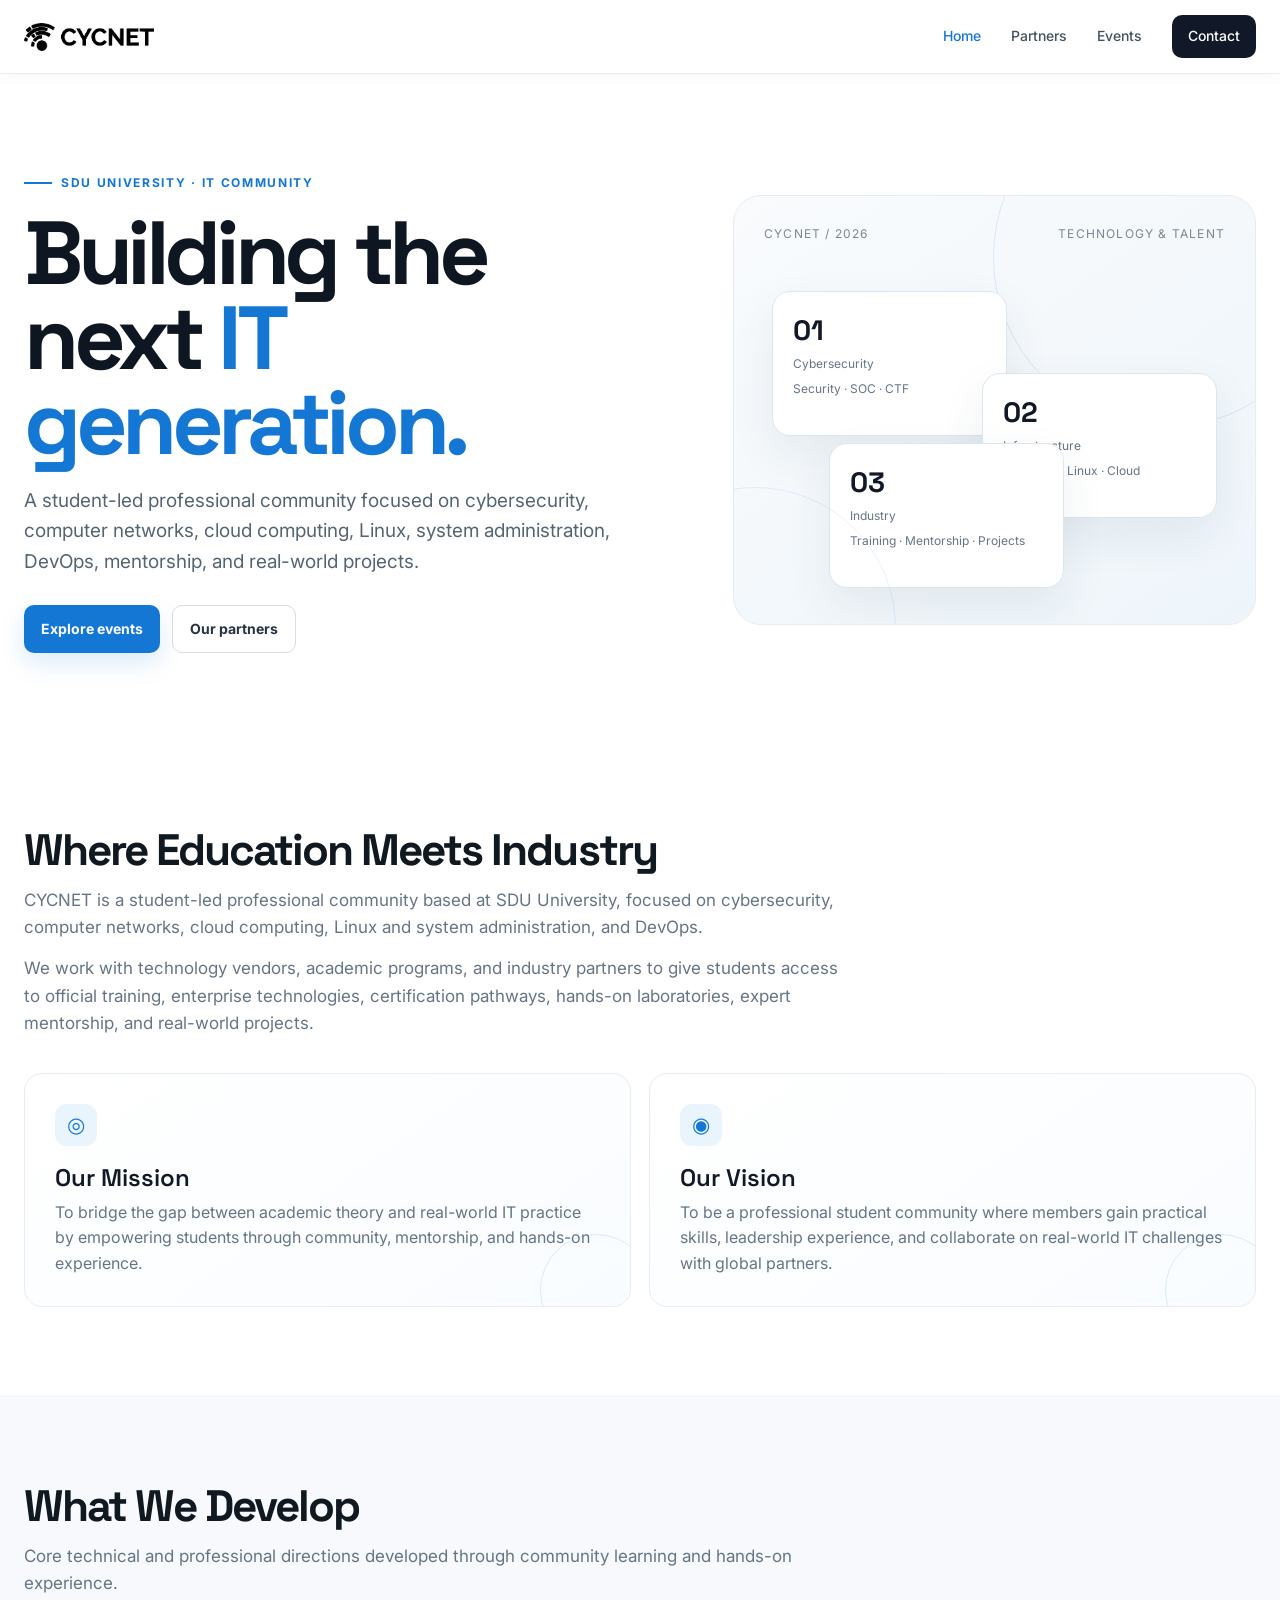
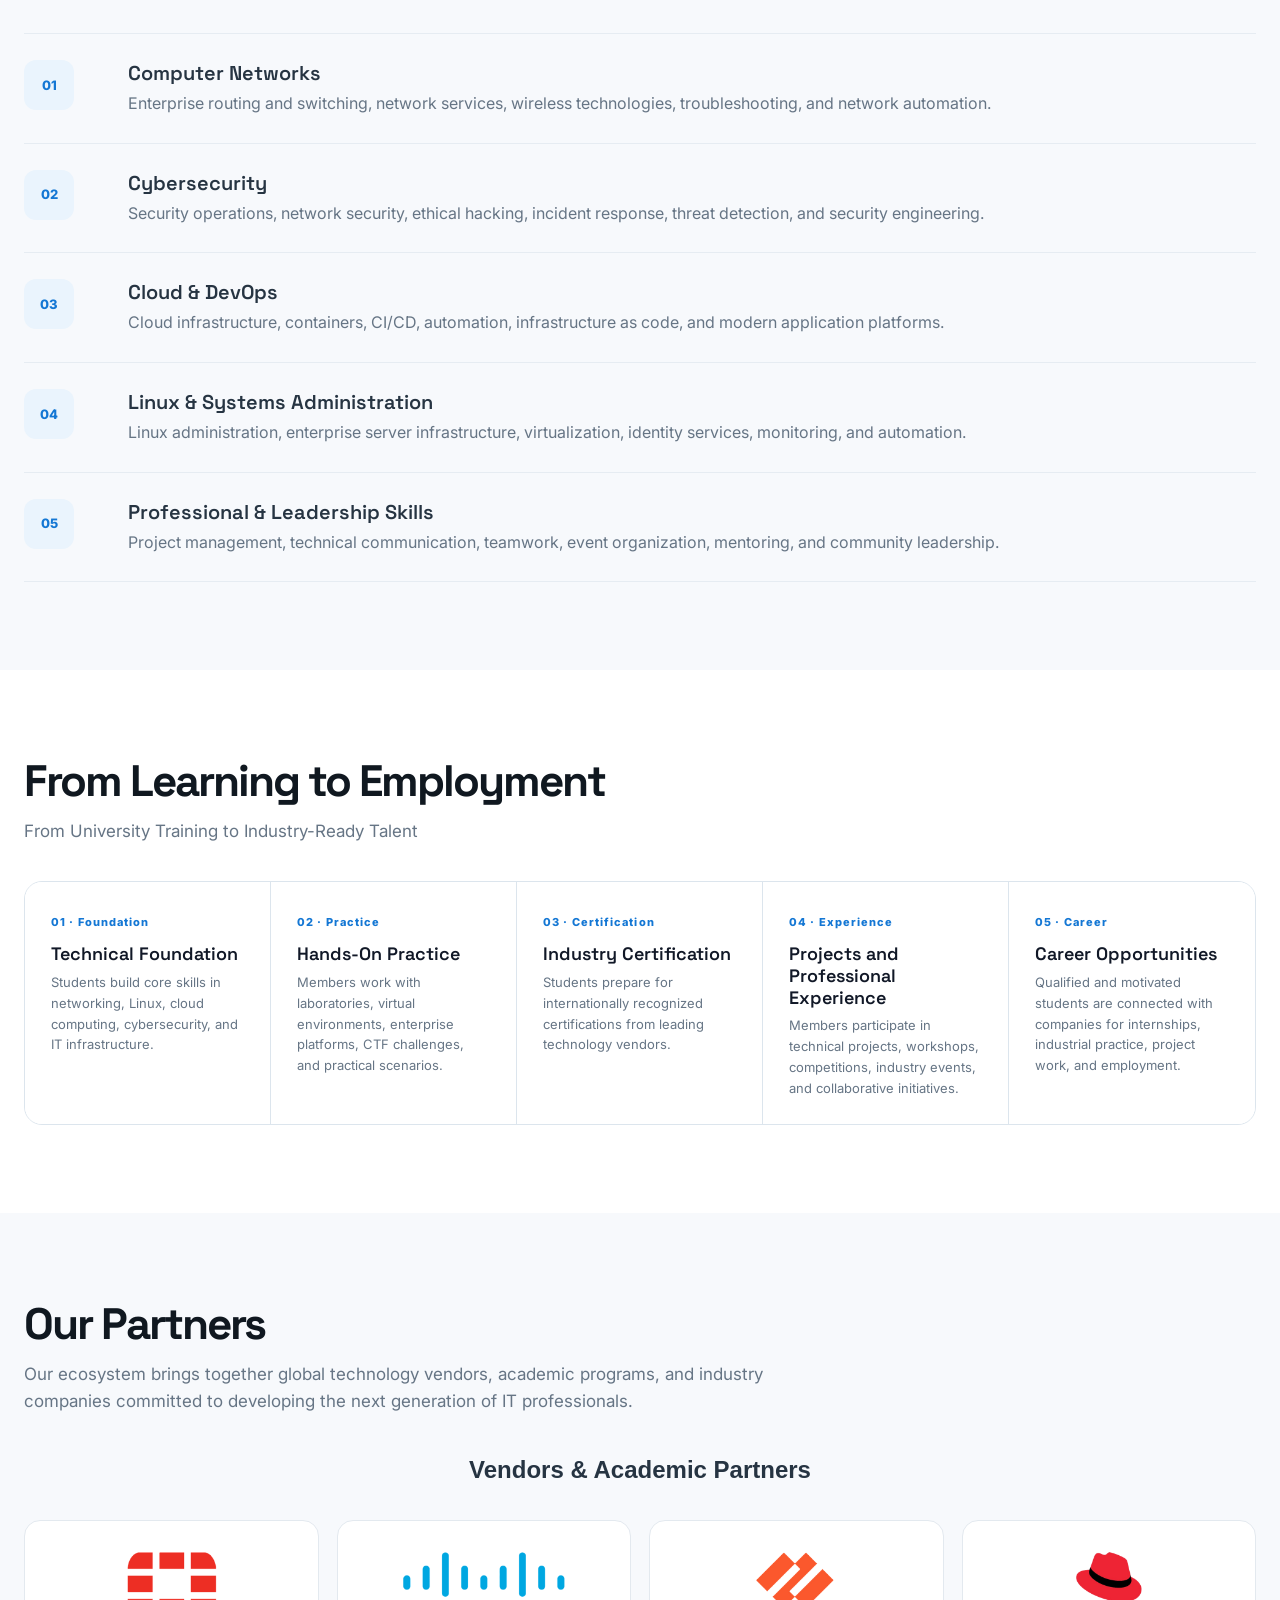
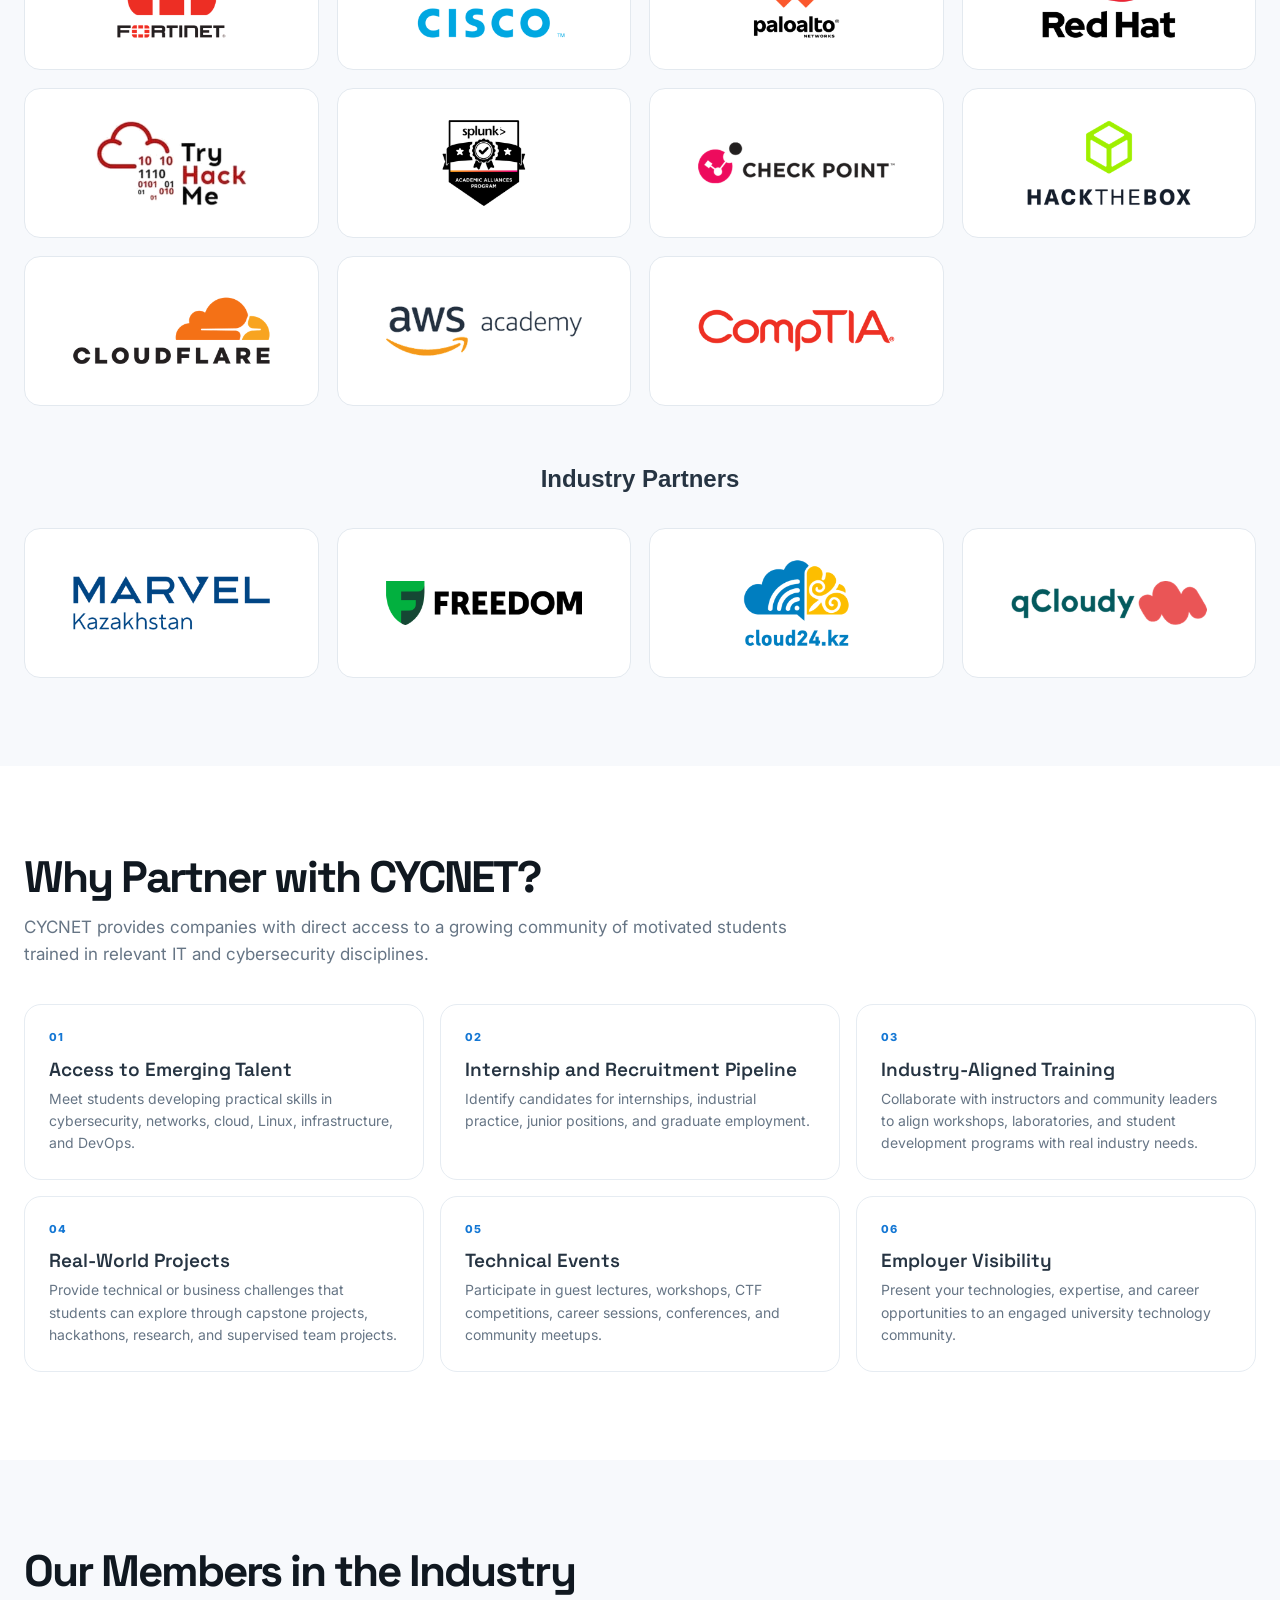
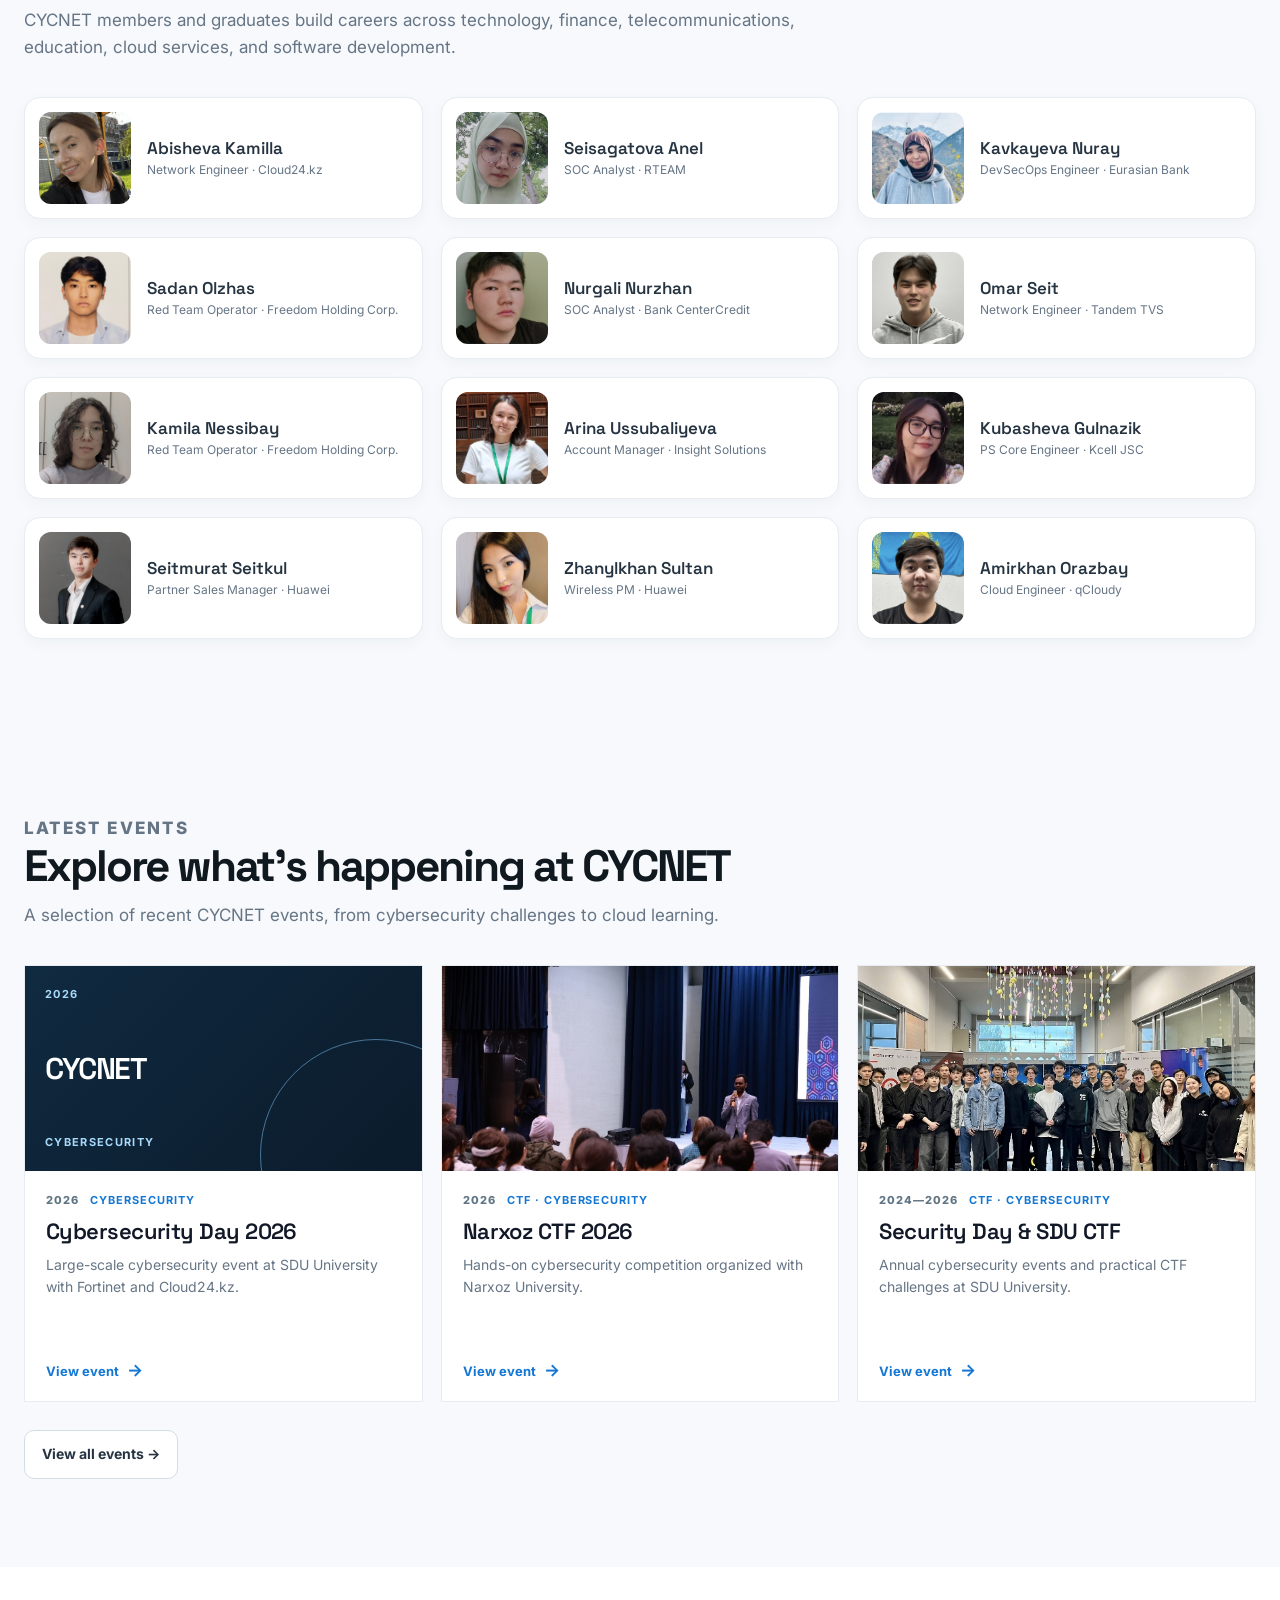
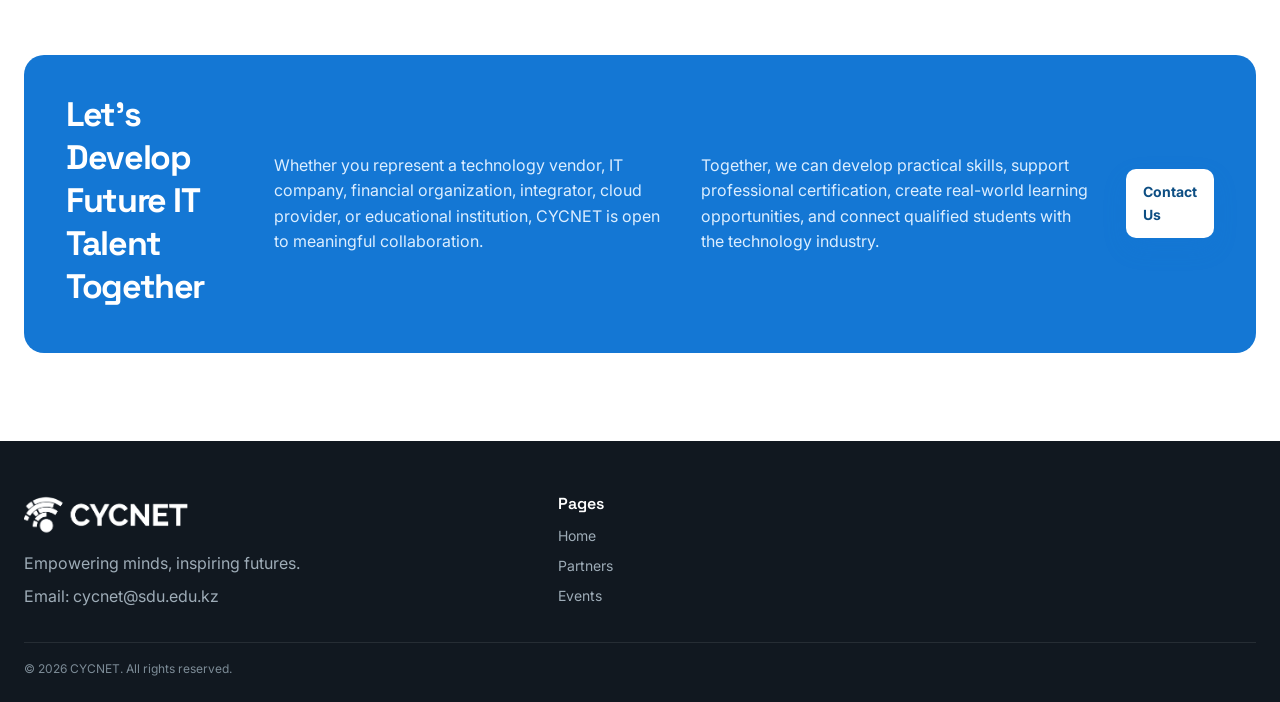
<file: index.html>
<!DOCTYPE html>
<html lang="en">
<head>
<meta charset="UTF-8">
<meta name="viewport" content="width=device-width, initial-scale=1.0">
<title>Home — CYCNET</title>
<meta name="description" content="CYCNET — a student-led IT infrastructure and cybersecurity community at SDU University.">
<link rel="stylesheet" href="styles.css">
</head>
<body>


<header class="site-header">
  <div class="container nav">
    <a class="brand" href="index.html"><img src="assets/logo-black.png" alt="CYCNET"></a>
    <button class="menu-btn" aria-label="Open menu">☰</button>
    <nav class="nav-links">
      <a href="index.html" class="active" aria-current="page">Home</a>
      <a href="partners.html">Partners</a>
      <a href="events.html">Events</a>
      <a href="#contact" class="nav-btn" data-contact-trigger>Contact</a>
    </nav>
  </div>
</header>




<section class="hero">
  <div class="container hero-grid">
    <div class="hero-copy">
      <div class="eyebrow">SDU UNIVERSITY · IT COMMUNITY</div>
      <h1>Building the next <span>IT generation.</span></h1>
      <p class="lead">A student-led professional community focused on cybersecurity, computer networks, cloud computing, Linux, system administration, DevOps, mentorship, and real-world projects.</p>
      <div class="actions">
        <a class="btn btn-primary" href="events.html">Explore events</a>
        <a class="btn btn-secondary" href="partners.html">Our partners</a>
      </div>
    </div>
    <div class="hero-visual" aria-hidden="true">
      <div class="visual-top"><span>CYCNET / 2026</span><span>Technology & Talent</span></div>
      <div class="visual-line"></div>
      <div class="visual-card v1"><strong>01</strong><span>Cybersecurity</span><span>Security · SOC · CTF</span></div>
      <div class="visual-card v2"><strong>02</strong><span>Infrastructure</span><span>Networks · Linux · Cloud</span></div>
      <div class="visual-card v3"><strong>03</strong><span>Industry</span><span>Training · Mentorship · Projects</span></div>
    </div>
  </div>
</section>


<section class="section">
  <div class="container">
    <div class="section-head">
      <h2>Where Education Meets Industry</h2>
      <p>CYCNET is a student-led professional community based at SDU University, focused on cybersecurity, computer networks, cloud computing, Linux and system administration, and DevOps.</p>
      <p style="margin-top:14px">We work with technology vendors, academic programs, and industry partners to give students access to official training, enterprise technologies, certification pathways, hands-on laboratories, expert mentorship, and real-world projects.</p>
    </div>
    <div class="split">
      <article class="info-card">
        <div class="icon">◎</div>
        <h3>Our Mission</h3>
        <p>To bridge the gap between academic theory and real-world IT practice by empowering students through community, mentorship, and hands-on experience.</p>
      </article>
      <article class="info-card">
        <div class="icon">◉</div>
        <h3>Our Vision</h3>
        <p>To be a professional student community where members gain practical skills, leadership experience, and collaborate on real-world IT challenges with global partners.</p>
      </article>
    </div>
  </div>
</section>

<section class="section soft">
  <div class="container">
    <div class="section-head"><h2>What We Develop</h2><p>Core technical and professional directions developed through community learning and hands-on experience.</p></div>
    <div class="skill-list">
      <article class="skill"><div class="skill-num">01</div><div><h3>Computer Networks</h3><p>Enterprise routing and switching, network services, wireless technologies, troubleshooting, and network automation.</p></div></article>
      <article class="skill"><div class="skill-num">02</div><div><h3>Cybersecurity</h3><p>Security operations, network security, ethical hacking, incident response, threat detection, and security engineering.</p></div></article>
      <article class="skill"><div class="skill-num">03</div><div><h3>Cloud & DevOps</h3><p>Cloud infrastructure, containers, CI/CD, automation, infrastructure as code, and modern application platforms.</p></div></article>
      <article class="skill"><div class="skill-num">04</div><div><h3>Linux & Systems Administration</h3><p>Linux administration, enterprise server infrastructure, virtualization, identity services, monitoring, and automation.</p></div></article>
      <article class="skill"><div class="skill-num">05</div><div><h3>Professional & Leadership Skills</h3><p>Project management, technical communication, teamwork, event organization, mentoring, and community leadership.</p></div></article>
    </div>
  </div>
</section>

<section class="section">
  <div class="container">
    <div class="section-head"><h2>From Learning to Employment</h2><p>From University Training to Industry-Ready Talent</p></div>
    <div class="path-grid">
      <article class="path-item"><span>01 · Foundation</span><h3>Technical Foundation</h3><p>Students build core skills in networking, Linux, cloud computing, cybersecurity, and IT infrastructure.</p></article>
      <article class="path-item"><span>02 · Practice</span><h3>Hands-On Practice</h3><p>Members work with laboratories, virtual environments, enterprise platforms, CTF challenges, and practical scenarios.</p></article>
      <article class="path-item"><span>03 · Certification</span><h3>Industry Certification</h3><p>Students prepare for internationally recognized certifications from leading technology vendors.</p></article>
      <article class="path-item"><span>04 · Experience</span><h3>Projects and Professional Experience</h3><p>Members participate in technical projects, workshops, competitions, industry events, and collaborative initiatives.</p></article>
      <article class="path-item"><span>05 · Career</span><h3>Career Opportunities</h3><p>Qualified and motivated students are connected with companies for internships, industrial practice, project work, and employment.</p></article>
    </div>
  </div>
</section>

<section class="section soft">
  <div class="container">

    <div class="section-head">
      <h2>Our Partners</h2>
      <p>
        Our ecosystem brings together global technology vendors, academic programs,
        and industry companies committed to developing the next generation of IT professionals.
      </p>
    </div>

    <h3 style="font-family:Manrope,sans-serif;font-size:24px;text-align:center;margin:0 0 22px">
      Vendors & Academic Partners
    </h3>

    <div class="logo-grid partner-logos">

      <div class="logo-box">
        <img src="assets/partners/normalized/fortinet.png" alt="Fortinet">
      </div>

      <div class="logo-box">
        <img src="assets/partners/normalized/cisco.png" alt="Cisco">
      </div>

      <div class="logo-box">
        <img src="assets/partners/normalized/paloalto.png" alt="Palo Alto Networks">
      </div>

      <div class="logo-box">
        <img src="assets/partners/normalized/redhat.png" alt="Red Hat">
      </div>

      <div class="logo-box">
        <img src="assets/partners/normalized/tryhackme.png" alt="Try Hack Me">
      </div>

      <div class="logo-box">
        <img src="assets/partners/normalized/splunk.png" alt="Splunk">
      </div>

      <div class="logo-box">
        <img src="assets/partners/normalized/checkpoint.png" alt="Check Point">
      </div>

      <div class="logo-box">
        <img src="assets/partners/normalized/hackthebox.png" alt="Hack The Box">
      </div>

      <div class="logo-box">
        <img src="assets/partners/normalized/cloudflare.png" alt="Cloudflare">
      </div>

      <div class="logo-box">
        <img src="assets/partners/normalized/aws-academy.png" alt="AWS Academy">
      </div>

      <div class="logo-box">
        <img src="assets/partners/normalized/comptia.png" alt="CompTIA">
      </div>

    </div>


    <h3 style="font-family:Manrope,sans-serif;font-size:24px;text-align:center;margin:54px 0 22px">
      Industry Partners
    </h3>

    <div class="logo-grid industry-logos">

      <div class="logo-box">
        <img src="assets/partners/normalized/marvel.png" alt="Marvel Kazakhstan">
      </div>

      <div class="logo-box">
        <img src="assets/partners/normalized/freedom.png" alt="FREEDOM">
      </div>

      <div class="logo-box">
        <img src="assets/partners/normalized/cloud24.png" alt="cloud24.kz">
      </div>

      <div class="logo-box">
        <img src="assets/partners/normalized/qcloudy.png" alt="qCloudy">
      </div>

    </div>

  </div>
</section>
<section class="section">
  <div class="container">
    <div class="section-head"><h2>Why Partner with CYCNET?</h2><p>CYCNET provides companies with direct access to a growing community of motivated students trained in relevant IT and cybersecurity disciplines.</p></div>
    <div class="feature-grid">
      <article class="feature"><div class="num">01</div><h3>Access to Emerging Talent</h3><p>Meet students developing practical skills in cybersecurity, networks, cloud, Linux, infrastructure, and DevOps.</p></article>
      <article class="feature"><div class="num">02</div><h3>Internship and Recruitment Pipeline</h3><p>Identify candidates for internships, industrial practice, junior positions, and graduate employment.</p></article>
      <article class="feature"><div class="num">03</div><h3>Industry-Aligned Training</h3><p>Collaborate with instructors and community leaders to align workshops, laboratories, and student development programs with real industry needs.</p></article>
      <article class="feature"><div class="num">04</div><h3>Real-World Projects</h3><p>Provide technical or business challenges that students can explore through capstone projects, hackathons, research, and supervised team projects.</p></article>
      <article class="feature"><div class="num">05</div><h3>Technical Events</h3><p>Participate in guest lectures, workshops, CTF competitions, career sessions, conferences, and community meetups.</p></article>
      <article class="feature"><div class="num">06</div><h3>Employer Visibility</h3><p>Present your technologies, expertise, and career opportunities to an engaged university technology community.</p></article>
    </div>
  </div>
</section>

<section class="section soft">
  <div class="container">

    <div class="section-head">
      <h2>Our Members in the Industry</h2>
      <p>
        CYCNET members and graduates build careers across technology, finance,
        telecommunications, education, cloud services, and software development.
      </p>
    </div>

    <div class="members">

      <article class="member-card">
        <div class="member-photo">
          <img src="assets/members/abisheva-kamilla.jpeg" alt="Abisheva Kamilla">
        </div>
        <div class="member-body">
          <h3>Abisheva Kamilla</h3>
          <p>Network Engineer · Cloud24.kz</p>
        </div>
      </article>

      <article class="member-card">
        <div class="member-photo">
          <img src="assets/members/seisagatova-anel.jpeg" alt="Seisagatova Anel">
        </div>
        <div class="member-body">
          <h3>Seisagatova Anel</h3>
          <p>SOC Analyst · RTEAM</p>
        </div>
      </article>

      <article class="member-card">
        <div class="member-photo">
          <img src="assets/members/kavkayeva-nuray.jpeg" alt="Kavkayeva Nuray">
        </div>
        <div class="member-body">
          <h3>Kavkayeva Nuray</h3>
          <p>DevSecOps Engineer · Eurasian Bank</p>
        </div>
      </article>

      <article class="member-card">
        <div class="member-photo">
          <img src="assets/members/sadan-olzhas.jpeg" alt="Sadan Olzhas">
        </div>
        <div class="member-body">
          <h3>Sadan Olzhas</h3>
          <p>Red Team Operator · Freedom Holding Corp.</p>
        </div>
      </article>

      <article class="member-card">
        <div class="member-photo">
          <img src="assets/members/nurgali-nurzhan.jpeg" alt="Nurgali Nurzhan">
        </div>
        <div class="member-body">
          <h3>Nurgali Nurzhan</h3>
          <p>SOC Analyst · Bank CenterCredit</p>
        </div>
      </article>

      <article class="member-card">
        <div class="member-photo">
          <img src="assets/members/omar-seit.jpeg" alt="Omar Seit">
        </div>
        <div class="member-body">
          <h3>Omar Seit</h3>
          <p>Network Engineer · Tandem TVS</p>
        </div>
      </article>

      <article class="member-card">
        <div class="member-photo">
          <img src="assets/members/kamila-nessibay.jpeg" alt="Kamila Nessibay">
        </div>
        <div class="member-body">
          <h3>Kamila Nessibay</h3>
          <p>Red Team Operator · Freedom Holding Corp.</p>
        </div>
      </article>

      <article class="member-card">
        <div class="member-photo">
          <img src="assets/members/arina-ussubaliyeva.jpeg" alt="Arina Ussubaliyeva">
        </div>
        <div class="member-body">
          <h3>Arina Ussubaliyeva</h3>
          <p>Account Manager · Insight Solutions</p>
        </div>
      </article>

      <article class="member-card">
        <div class="member-photo">
          <img src="assets/members/kubasheva-gulnazik.jpeg" alt="Kubasheva Gulnazik">
        </div>
        <div class="member-body">
          <h3>Kubasheva Gulnazik</h3>
          <p>PS Core Engineer · Kcell JSC</p>
        </div>
      </article>

      <article class="member-card">
        <div class="member-photo">
          <img src="assets/members/seitmurat-seitkul.jpeg" alt="Seitmurat Seitkul">
        </div>
        <div class="member-body">
          <h3>Seitmurat Seitkul</h3>
          <p>Partner Sales Manager · Huawei</p>
        </div>
      </article>

      <article class="member-card">
        <div class="member-photo">
          <img src="assets/members/zhanylkhan-sultan.jpeg" alt="Zhanylkhan Sultan">
        </div>
        <div class="member-body">
          <h3>Zhanylkhan Sultan</h3>
          <p>Wireless PM · Huawei</p>
        </div>
      </article>

      <article class="member-card">
        <div class="member-photo">
          <img src="assets/members/amirkhan-orazbay.jpeg" alt="Amirkhan Orazbay">
        </div>
        <div class="member-body">
          <h3>Amirkhan Orazbay</h3>
          <p>Cloud Engineer · qCloudy</p>
        </div>
      </article>

    </div>
  </div>
</section>

<section class="section soft home-events">
  <div class="container">
    <div class="section-head">
      <p class="section-label">Latest events</p>
      <h2>Explore what’s happening at CYCNET</h2>
      <p>A selection of recent CYCNET events, from cybersecurity challenges to cloud learning.</p>
    </div>
    <div class="events-grid">
      <article class="event-card"><div class="event-placeholder"><span>2026</span><strong>CYCNET</strong><small>CYBERSECURITY</small></div><div class="event-card__body"><p class="event-meta">2026 <b>Cybersecurity</b></p><h3>Cybersecurity Day 2026</h3><p>Large-scale cybersecurity event at SDU University with Fortinet and Cloud24.kz.</p><a class="text-button" href="events.html#archive">View event <span>→</span></a></div></article>
      <article class="event-card"><img src="assets/events/narxoz-ctf-2026.jpeg" alt="Narxoz CTF 2026"><div class="event-card__body"><p class="event-meta">2026 <b>CTF · Cybersecurity</b></p><h3>Narxoz CTF 2026</h3><p>Hands-on cybersecurity competition organized with Narxoz University.</p><a class="text-button" href="events.html#archive">View event <span>→</span></a></div></article>
      <article class="event-card"><img src="assets/events/sdu-ctf-2026.jpeg" alt="SDU CTF 2026"><div class="event-card__body"><p class="event-meta">2024—2026 <b>CTF · Cybersecurity</b></p><h3>Security Day &amp; SDU CTF</h3><p>Annual cybersecurity events and practical CTF challenges at SDU University.</p><a class="text-button" href="events.html#archive">View event <span>→</span></a></div></article>
    </div>
    <a class="btn btn-secondary home-events__link" href="events.html">View all events →</a>
  </div>
</section>

<section class="section">
  <div class="container cta">
    <h2>Let’s Develop Future IT Talent Together</h2>
    <p>Whether you represent a technology vendor, IT company, financial organization, integrator, cloud provider, or educational institution, CYCNET is open to meaningful collaboration.</p>
    <p>Together, we can develop practical skills, support professional certification, create real-world learning opportunities, and connect qualified students with the technology industry.</p>
    <a href="mailto:cycnet@sdu.edu.kz" class="btn btn-primary" data-contact-trigger>Contact Us</a>
  </div>
</section>


<footer class="footer" id="contact">
  <div class="container">
    <div class="footer-grid">
      <div class="footer-brand">
        <img src="assets/logo-white.png" alt="CYCNET">
        <p>Empowering minds, inspiring futures.</p>
        <p style="margin-top:8px">Email: <a href="mailto:cycnet@sdu.edu.kz">cycnet@sdu.edu.kz</a></p>
      </div>
      <div>
        <h4>Pages</h4>
        <div class="footer-links">
          <a href="index.html">Home</a>
          <a href="partners.html">Partners</a>
          <a href="events.html">Events</a>
        </div>
      </div>
      
    </div>
    <div class="footer-bottom">© 2026 CYCNET. All rights reserved.</div>
  </div>
</footer>

<script src="script.js"></script>
</body>
</html>
</file>
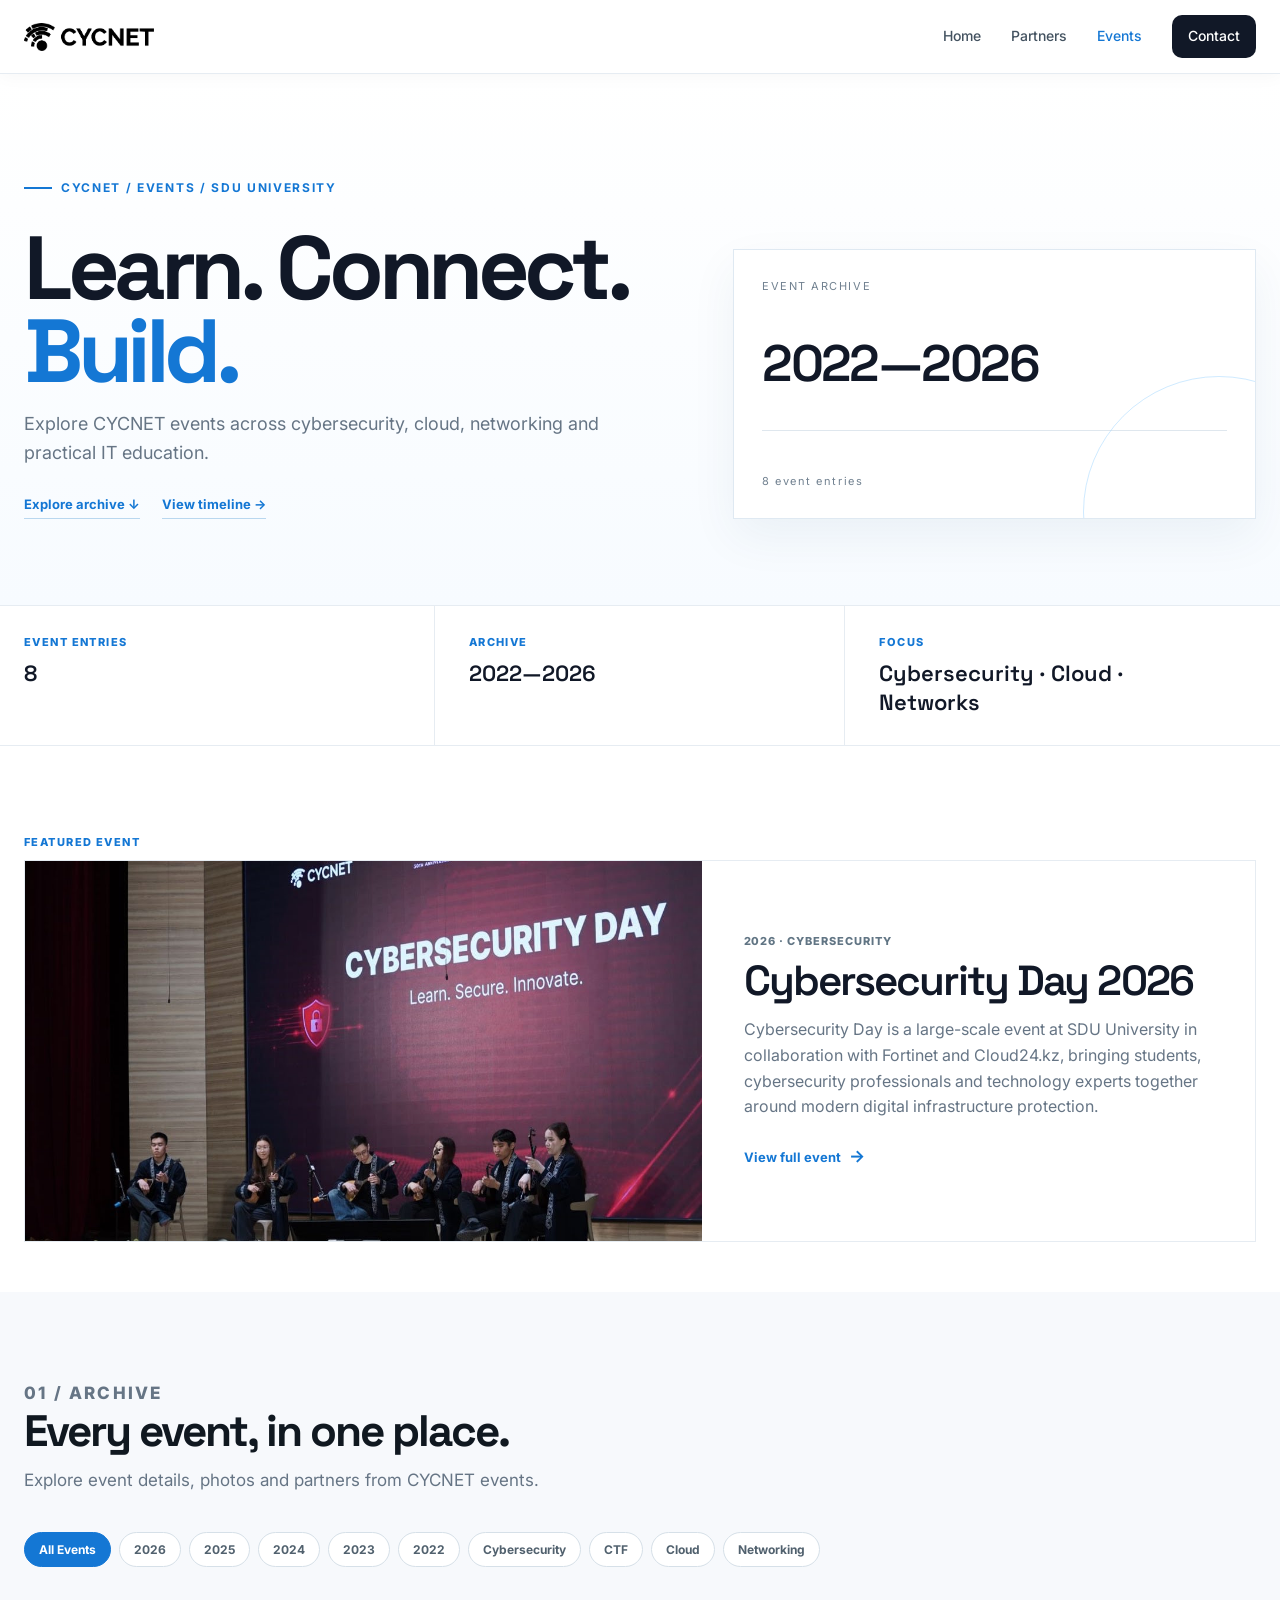
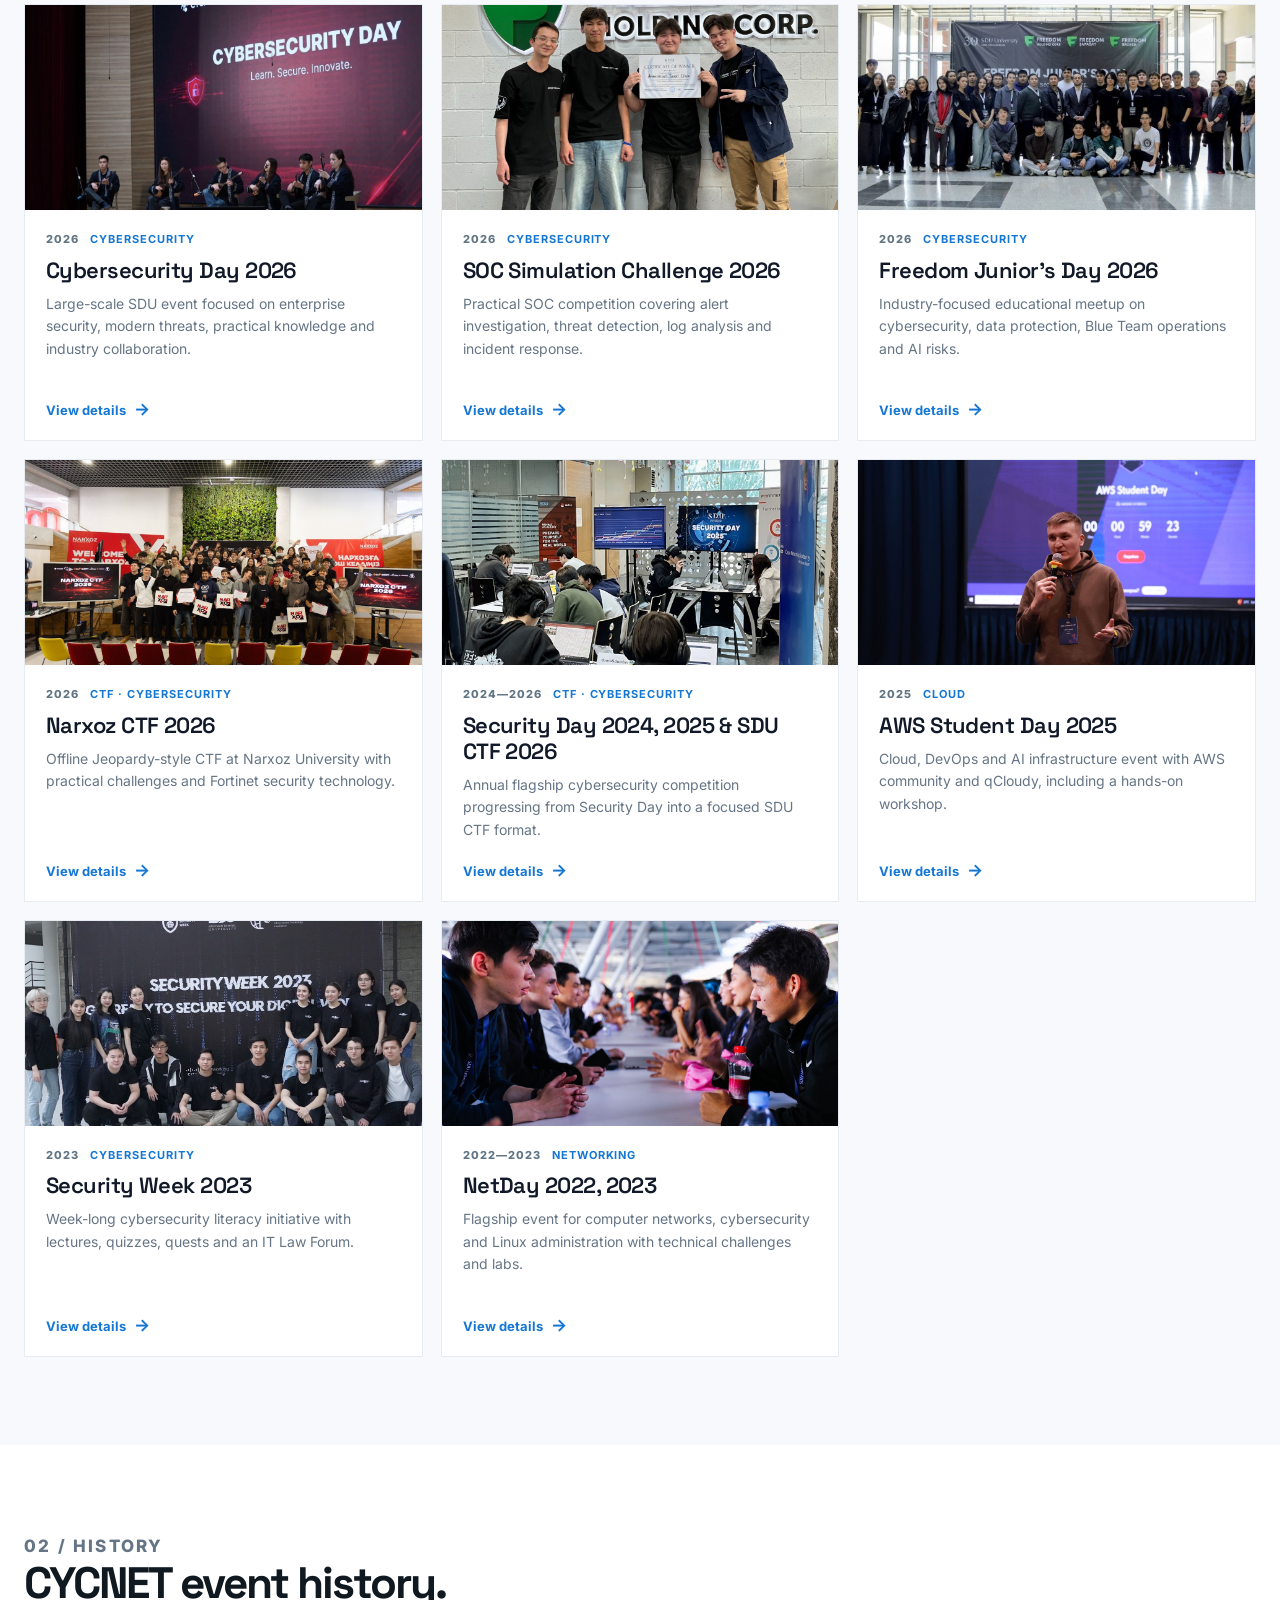
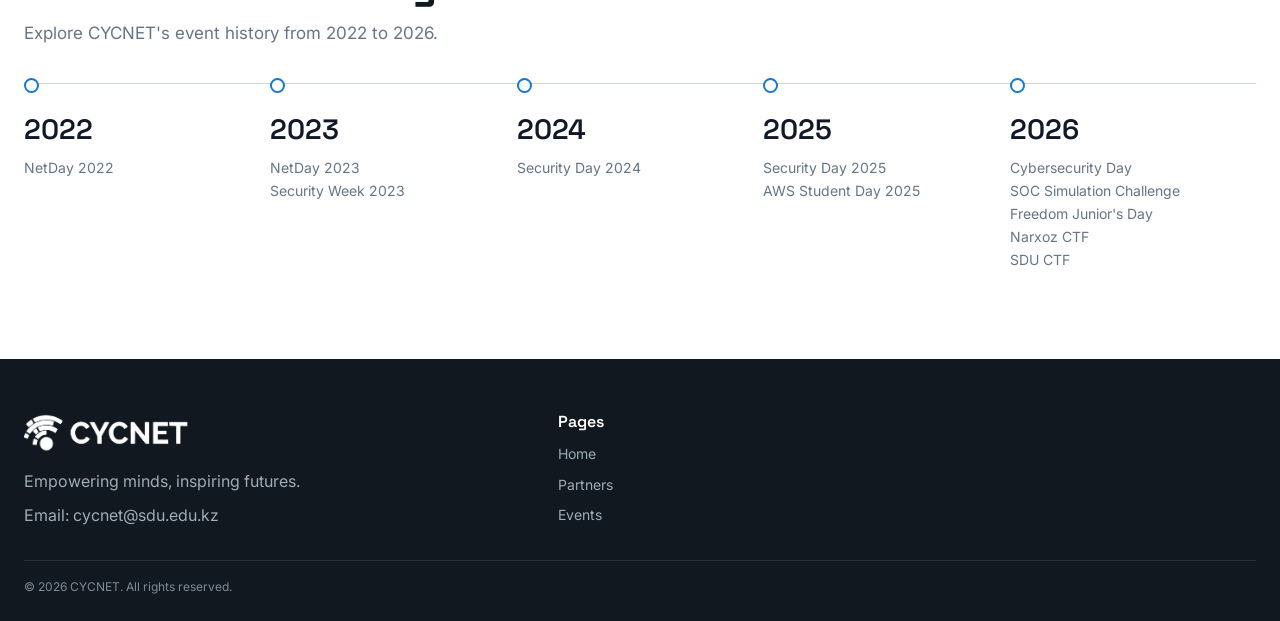
<file: events.html>
<!DOCTYPE html>
<html lang="en">
<head>
  <meta charset="UTF-8">
  <meta name="viewport" content="width=device-width, initial-scale=1.0">
  <title>Events — CYCNET</title>
  <meta name="description" content="CYCNET event archive at SDU University — cybersecurity, CTF, cloud, networking and industry events from 2022 to 2026.">
  <link rel="stylesheet" href="styles.css">
</head>
<body>
<header class="site-header"><div class="container nav">
  <a class="brand" href="index.html"><img src="assets/logo-black.png" alt="CYCNET"></a>
  <button class="menu-btn" aria-label="Open menu" aria-expanded="false">☰</button>
  <nav class="nav-links"><a href="index.html">Home</a><a href="partners.html">Partners</a><a href="events.html" class="active" aria-current="page">Events</a><a href="#contact" class="nav-btn" data-contact-trigger>Contact</a></nav>
</div></header>
<main>
<section class="events-hero events-hero--light"><div class="container events-hero__grid">
  <div><p class="eyebrow">CYCNET / EVENTS / SDU UNIVERSITY</p><h1>Learn. Connect.<br><span>Build.</span></h1><p>Explore CYCNET events across cybersecurity, cloud, networking and practical IT education.</p><div class="hero-event-links"><a href="#archive">Explore archive ↓</a><a href="#history">View timeline →</a></div></div>
  <div class="events-hero__index"><span>EVENT ARCHIVE</span><strong>2022—2026</strong><i></i><small>8 event entries</small></div>
</div></section>
<section class="events-stats"><div class="container events-stats__grid"><div><span>EVENT ENTRIES</span><strong>8</strong></div><div><span>ARCHIVE</span><strong>2022—2026</strong></div><div><span>FOCUS</span><strong>Cybersecurity · Cloud · Networks</strong></div></div></section>
<section class="section events-featured"><div class="container"><div class="section-label">Featured event</div><article class="featured-event">
  <div class="event-cover event-cover--image"><img src="assets/events/cybersecurity-day-2026-1.jpg" alt="Cybersecurity Day 2026"></div>
  <div class="featured-event__body"><p class="event-meta">2026 · CYBERSECURITY</p><h2>Cybersecurity Day 2026</h2><p>Cybersecurity Day is a large-scale event at SDU University in collaboration with Fortinet and Cloud24.kz, bringing students, cybersecurity professionals and technology experts together around modern digital infrastructure protection.</p><button class="text-button" type="button" data-event-open data-event="cybersecurity-day">View full event <span>→</span></button></div>
</article></div></section>
<section class="section soft events-archive" id="archive"><div class="container">
  <div class="section-head"><p class="section-label">01 / Archive</p><h2>Every event, in one place.</h2><p>Explore event details, photos and partners from CYCNET events.</p></div>
  <div class="event-filters" aria-label="Filter events"><button class="is-active" data-filter="all">All Events</button><button data-filter="2026">2026</button><button data-filter="2025">2025</button><button data-filter="2024">2024</button><button data-filter="2023">2023</button><button data-filter="2022">2022</button><button data-filter="cybersecurity">Cybersecurity</button><button data-filter="ctf">CTF</button><button data-filter="cloud">Cloud</button><button data-filter="networking">Networking</button></div>
  <div class="events-grid">
    <article class="event-card" data-tags="2026 cybersecurity"><img src="assets/events/cybersecurity-day-2026-1.jpg" alt="Cybersecurity Day 2026"><div class="event-card__body"><p class="event-meta">2026 <b>Cybersecurity</b></p><h3>Cybersecurity Day 2026</h3><p>Large-scale SDU event focused on enterprise security, modern threats, practical knowledge and industry collaboration.</p><button class="text-button" type="button" data-event-open data-event="cybersecurity-day">View details <span>→</span></button></div></article>
    <article class="event-card" data-tags="2026 cybersecurity"><img src="assets/events/soc-simulation-2026-1.jpg" alt="SOC Simulation Challenge 2026"><div class="event-card__body"><p class="event-meta">2026 <b>Cybersecurity</b></p><h3>SOC Simulation Challenge 2026</h3><p>Practical SOC competition covering alert investigation, threat detection, log analysis and incident response.</p><button class="text-button" type="button" data-event-open data-event="soc-simulation">View details <span>→</span></button></div></article>
    <article class="event-card" data-tags="2026 cybersecurity"><img src="assets/events/freedom-juniors-day-2026-1.jpg" alt="Freedom Junior's Day 2026"><div class="event-card__body"><p class="event-meta">2026 <b>Cybersecurity</b></p><h3>Freedom Junior's Day 2026</h3><p>Industry-focused educational meetup on cybersecurity, data protection, Blue Team operations and AI risks.</p><button class="text-button" type="button" data-event-open data-event="freedom">View details <span>→</span></button></div></article>
    <article class="event-card" data-tags="2026 cybersecurity ctf"><img src="assets/events/narxoz-ctf-2026-1.jpg" alt="Narxoz CTF 2026"><div class="event-card__body"><p class="event-meta">2026 <b>CTF · Cybersecurity</b></p><h3>Narxoz CTF 2026</h3><p>Offline Jeopardy-style CTF at Narxoz University with practical challenges and Fortinet security technology.</p><button class="text-button" type="button" data-event-open data-event="narxoz">View details <span>→</span></button></div></article>
    <article class="event-card" data-tags="2026 2025 2024 cybersecurity ctf"><img src="assets/events/sdu-ctf-2026-1.jpg" alt="Security Day 2024, 2025 and SDU CTF 2026"><div class="event-card__body"><p class="event-meta">2024—2026 <b>CTF · Cybersecurity</b></p><h3>Security Day 2024, 2025 &amp; SDU CTF 2026</h3><p>Annual flagship cybersecurity competition progressing from Security Day into a focused SDU CTF format.</p><button class="text-button" type="button" data-event-open data-event="security-day">View details <span>→</span></button></div></article>
    <article class="event-card" data-tags="2025 cloud"><img src="assets/events/aws-student-day-2025-1.jpg" alt="AWS Student Day 2025"><div class="event-card__body"><p class="event-meta">2025 <b>Cloud</b></p><h3>AWS Student Day 2025</h3><p>Cloud, DevOps and AI infrastructure event with AWS community and qCloudy, including a hands-on workshop.</p><button class="text-button" type="button" data-event-open data-event="aws">View details <span>→</span></button></div></article>
    <article class="event-card" data-tags="2023 cybersecurity"><img src="assets/events/security-week-2023-1.jpg" alt="Security Week 2023"><div class="event-card__body"><p class="event-meta">2023 <b>Cybersecurity</b></p><h3>Security Week 2023</h3><p>Week-long cybersecurity literacy initiative with lectures, quizzes, quests and an IT Law Forum.</p><button class="text-button" type="button" data-event-open data-event="security-week">View details <span>→</span></button></div></article>
    <article class="event-card" data-tags="2022 2023 cybersecurity networking"><img src="assets/events/netday-2022-2023-1.jpg" alt="NetDay 2022 and 2023"><div class="event-card__body"><p class="event-meta">2022—2023 <b>Networking</b></p><h3>NetDay 2022, 2023</h3><p>Flagship event for computer networks, cybersecurity and Linux administration with technical challenges and labs.</p><button class="text-button" type="button" data-event-open data-event="netday">View details <span>→</span></button></div></article>
  </div><p class="events-empty" hidden>No events match this filter.</p>
</div></section>
<section class="section" id="history"><div class="container"><div class="section-head"><p class="section-label">02 / History</p><h2>CYCNET event history.</h2><p>Explore CYCNET's event history from 2022 to 2026.</p></div><ol class="events-timeline"><li><time>2022</time><p>NetDay 2022</p></li><li><time>2023</time><p>NetDay 2023<br>Security Week 2023</p></li><li><time>2024</time><p>Security Day 2024</p></li><li><time>2025</time><p>Security Day 2025<br>AWS Student Day 2025</p></li><li><time>2026</time><p>Cybersecurity Day<br>SOC Simulation Challenge<br>Freedom Junior's Day<br>Narxoz CTF<br>SDU CTF</p></li></ol></div></section>
</main>
<footer class="footer" id="contact"><div class="container"><div class="footer-grid"><div class="footer-brand"><img src="assets/logo-white.png" alt="CYCNET"><p>Empowering minds, inspiring futures.</p><p style="margin-top:8px">Email: <a href="mailto:cycnet@sdu.edu.kz">cycnet@sdu.edu.kz</a></p></div><div><h4>Pages</h4><div class="footer-links"><a href="index.html">Home</a><a href="partners.html">Partners</a><a href="events.html">Events</a></div></div></div><div class="footer-bottom">© 2026 CYCNET. All rights reserved.</div></div></footer>
<script src="script.js"></script>
</body></html>
</file>
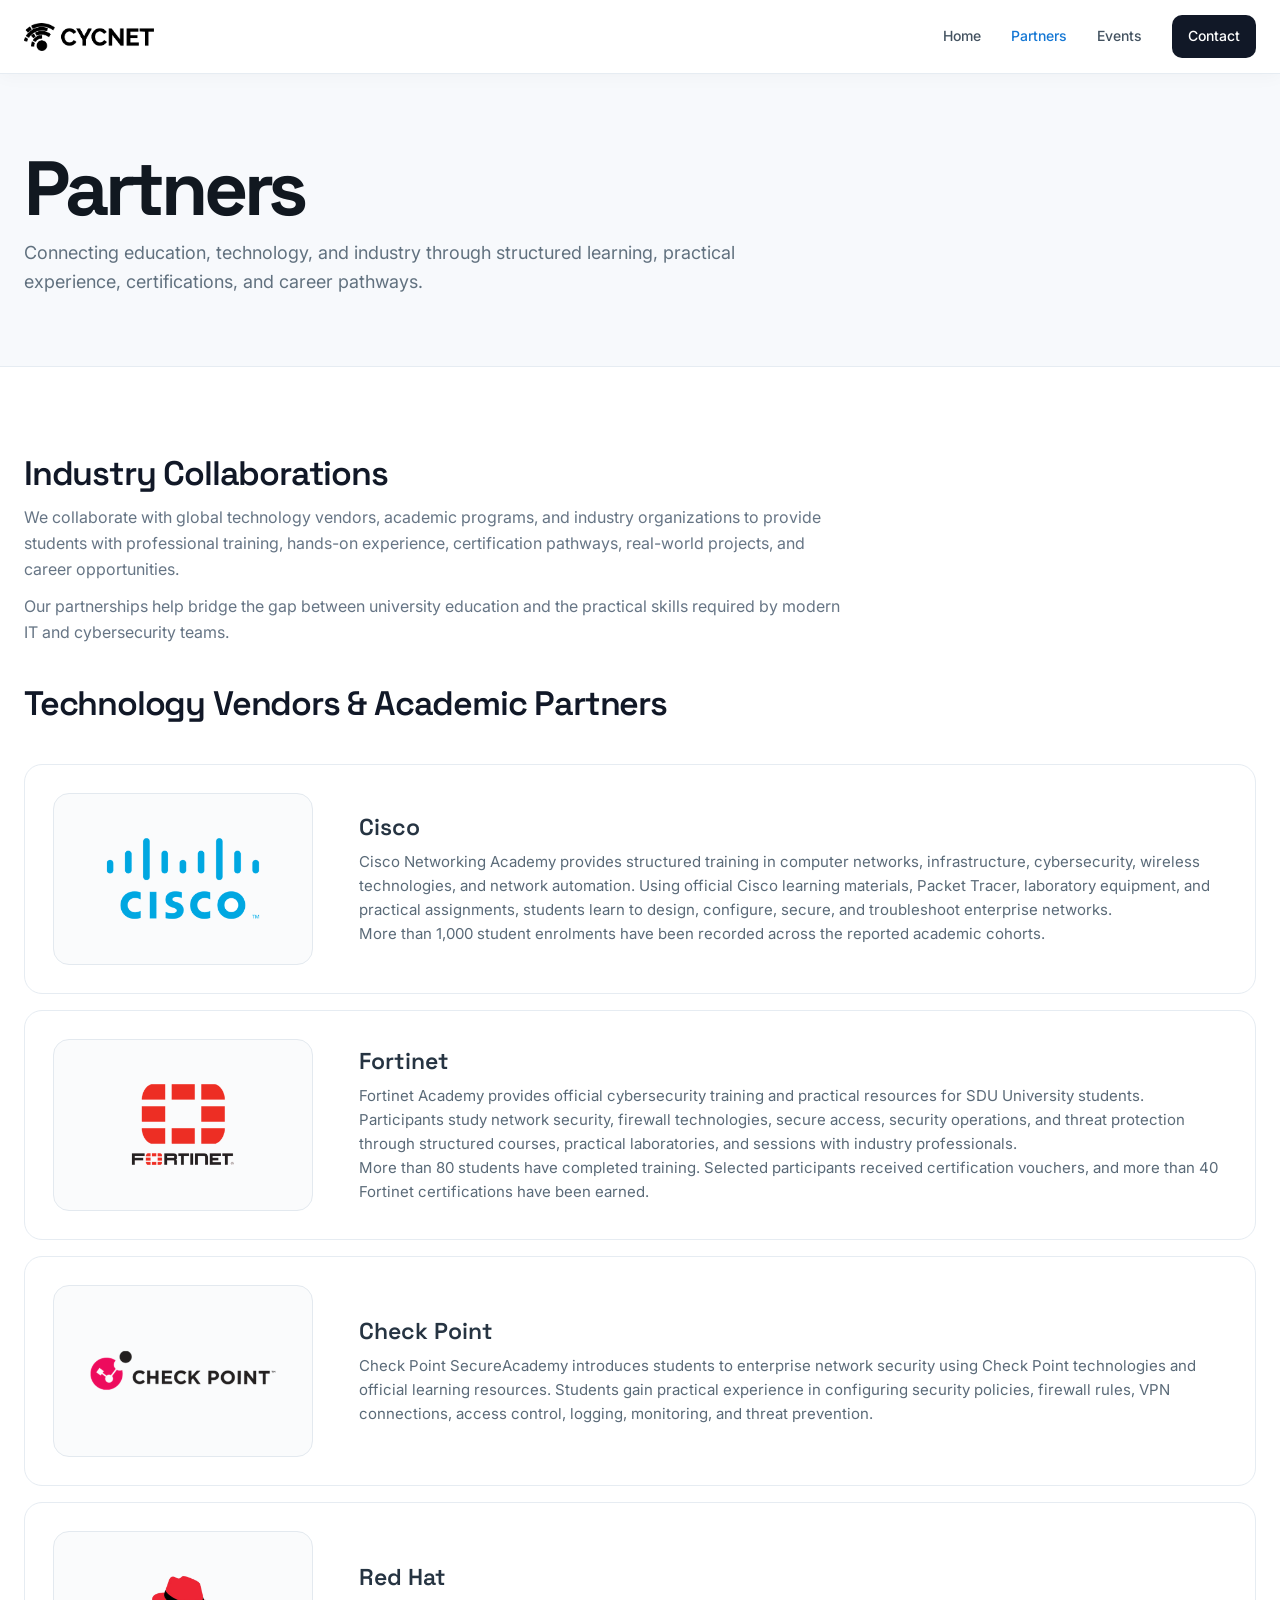
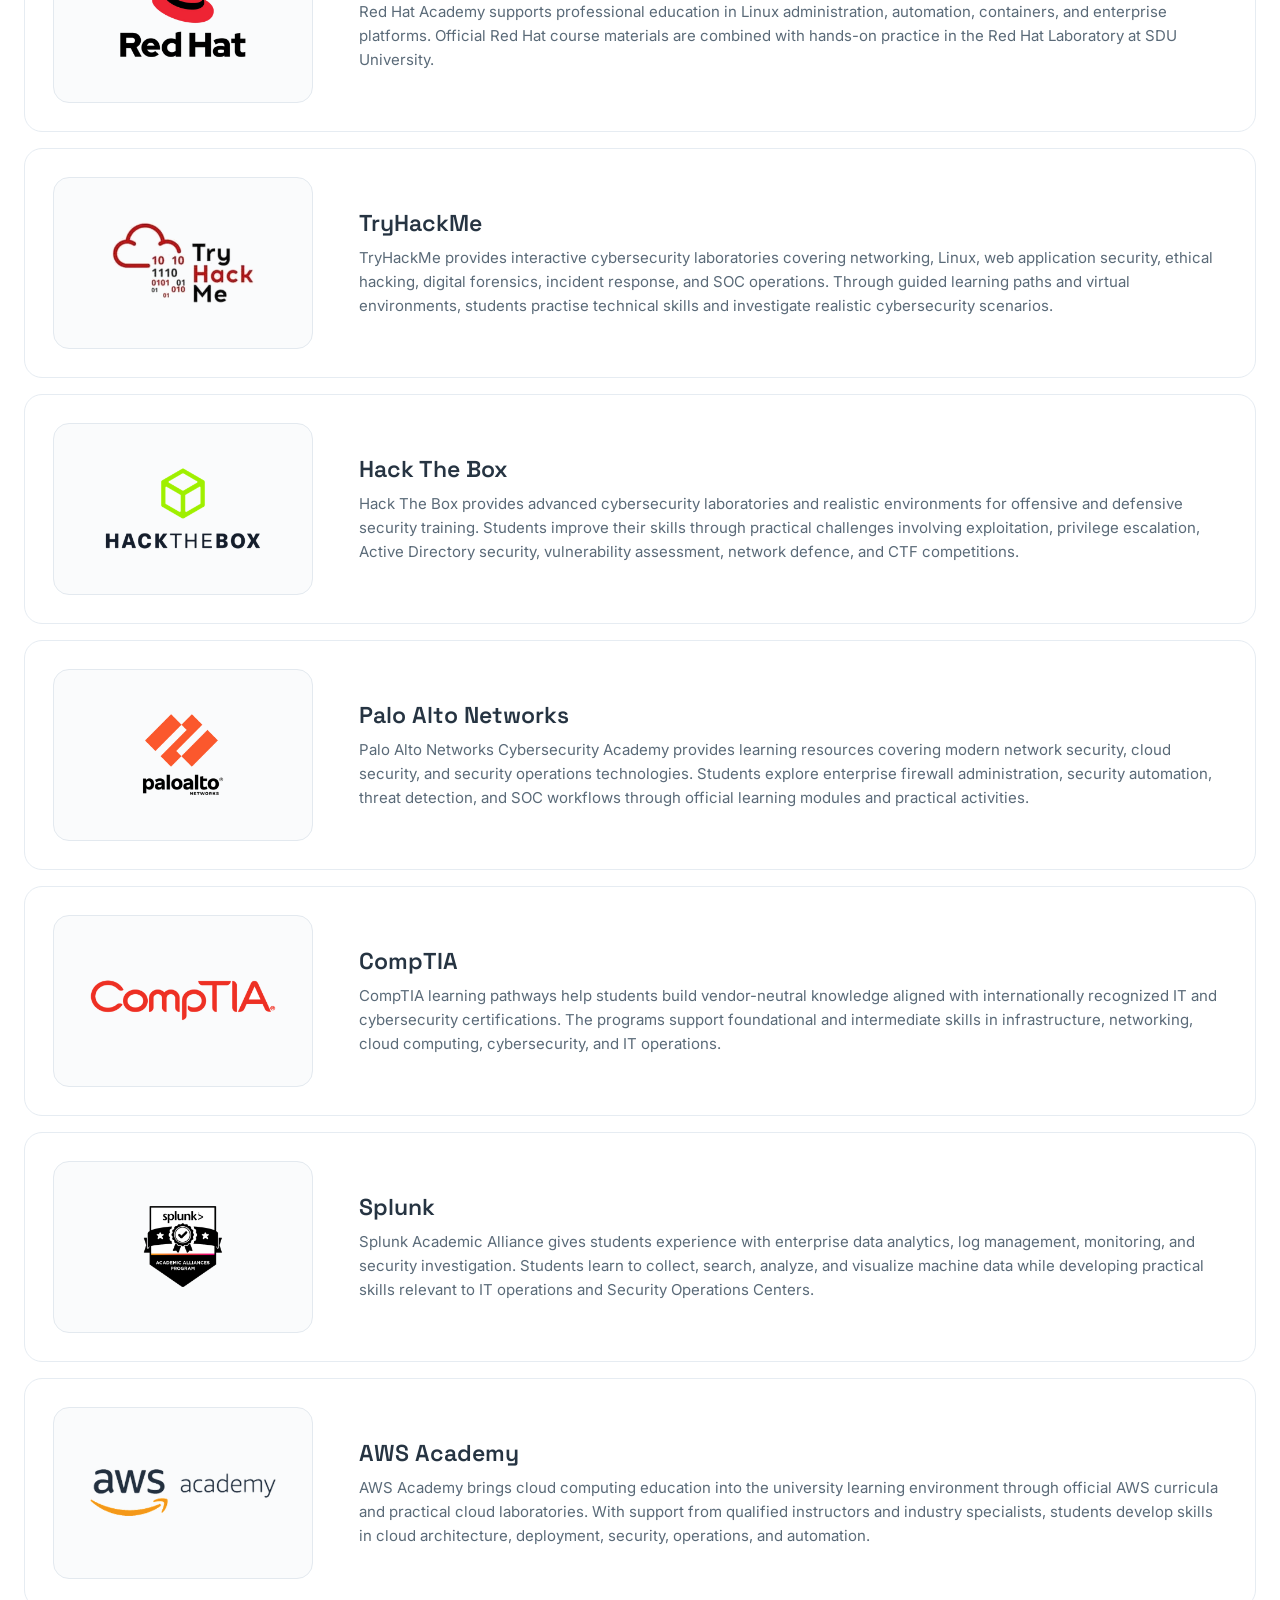
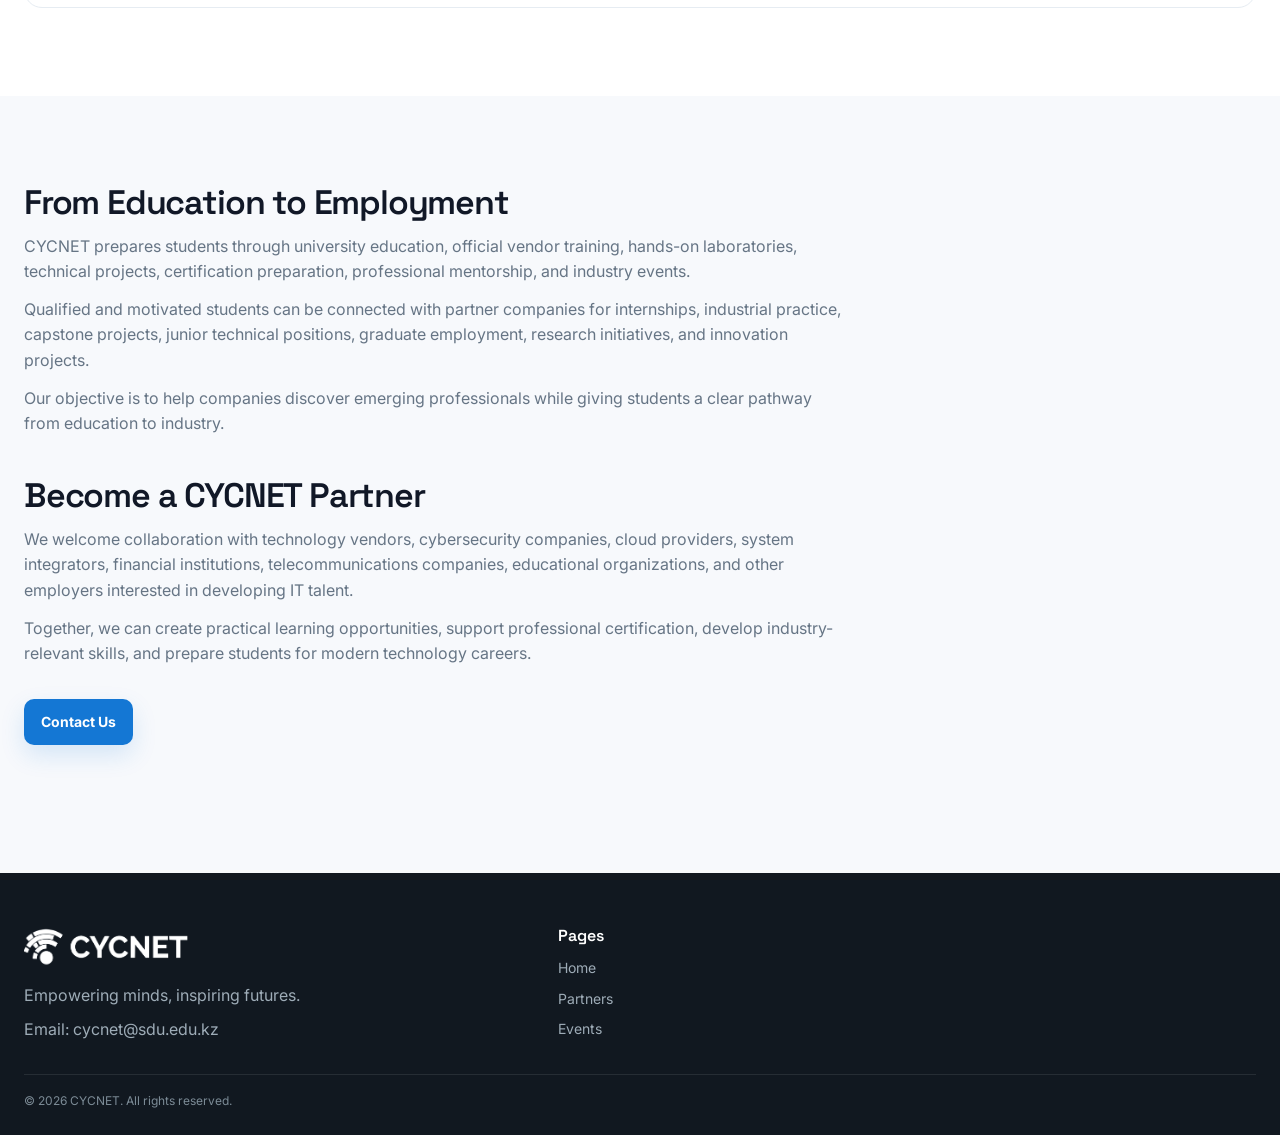
<file: partners.html>
<!DOCTYPE html>
<html lang="en">
<head>
<meta charset="UTF-8">
<meta name="viewport" content="width=device-width, initial-scale=1.0">
<title>Partners — CYCNET</title>
<meta name="description" content="CYCNET — a student-led IT infrastructure and cybersecurity community at SDU University.">
<link rel="stylesheet" href="styles.css">
</head>
<body>


<header class="site-header">
  <div class="container nav">
    <a class="brand" href="index.html"><img src="assets/logo-black.png" alt="CYCNET"></a>
    <button class="menu-btn" aria-label="Open menu">☰</button>
    <nav class="nav-links">
      <a href="index.html">Home</a>
      <a href="partners.html" class="active" aria-current="page">Partners</a>
      <a href="events.html">Events</a>
      <a href="#contact" class="nav-btn" data-contact-trigger>Contact</a>
    </nav>
  </div>
</header>




<section class="page-hero">
  <div class="container">
    <h1>Partners</h1>
    <p>Connecting education, technology, and industry through structured learning, practical experience, certifications, and career pathways.</p>
  </div>
</section>


<section class="section">
  <div class="container">
    <div class="partner-intro">
      <h2>Industry Collaborations</h2>
      <p>We collaborate with global technology vendors, academic programs, and industry organizations to provide students with professional training, hands-on experience, certification pathways, real-world projects, and career opportunities.</p>
      <p>Our partnerships help bridge the gap between university education and the practical skills required by modern IT and cybersecurity teams.</p>
    </div>

    <div class="partner-intro">
      <h2>Technology Vendors & Academic Partners</h2>
    </div>

    <div class="partner-list">

    <article class="partner-row">
      <div class="partner-logo">
        <img src="assets/partners/normalized/cisco.png" alt="Cisco">
      </div>
      <div>
        <h3>Cisco</h3>
        <p>Cisco Networking Academy provides structured training in computer networks, infrastructure, cybersecurity, wireless technologies, and network automation. Using official Cisco learning materials, Packet Tracer, laboratory equipment, and practical assignments, students learn to design, configure, secure, and troubleshoot enterprise networks.</p>
        <p>More than 1,000 student enrolments have been recorded across the reported academic cohorts.</p>
      </div>
    </article>

    <article class="partner-row">
      <div class="partner-logo">
        <img src="assets/partners/normalized/fortinet.png" alt="Fortinet">
      </div>
      <div>
        <h3>Fortinet</h3>
        <p>Fortinet Academy provides official cybersecurity training and practical resources for SDU University students. Participants study network security, firewall technologies, secure access, security operations, and threat protection through structured courses, practical laboratories, and sessions with industry professionals.</p>
        <p>More than 80 students have completed training. Selected participants received certification vouchers, and more than 40 Fortinet certifications have been earned.</p>
      </div>
    </article>

    <article class="partner-row">
      <div class="partner-logo">
        <img src="assets/partners/normalized/checkpoint.png" alt="Check Point">
      </div>
      <div>
        <h3>Check Point</h3>
        <p>Check Point SecureAcademy introduces students to enterprise network security using Check Point technologies and official learning resources. Students gain practical experience in configuring security policies, firewall rules, VPN connections, access control, logging, monitoring, and threat prevention.</p>
      </div>
    </article>

    <article class="partner-row">
      <div class="partner-logo">
        <img src="assets/partners/normalized/redhat.png" alt="Red Hat">
      </div>
      <div>
        <h3>Red Hat</h3>
        <p>Red Hat Academy supports professional education in Linux administration, automation, containers, and enterprise platforms. Official Red Hat course materials are combined with hands-on practice in the Red Hat Laboratory at SDU University.</p>
      </div>
    </article>

    <article class="partner-row">
      <div class="partner-logo">
        <img src="assets/partners/normalized/tryhackme.png" alt="TryHackMe">
      </div>
      <div>
        <h3>TryHackMe</h3>
        <p>TryHackMe provides interactive cybersecurity laboratories covering networking, Linux, web application security, ethical hacking, digital forensics, incident response, and SOC operations. Through guided learning paths and virtual environments, students practise technical skills and investigate realistic cybersecurity scenarios.</p>
      </div>
    </article>

    <article class="partner-row">
      <div class="partner-logo">
        <img src="assets/partners/normalized/hackthebox.png" alt="Hack The Box">
      </div>
      <div>
        <h3>Hack The Box</h3>
        <p>Hack The Box provides advanced cybersecurity laboratories and realistic environments for offensive and defensive security training. Students improve their skills through practical challenges involving exploitation, privilege escalation, Active Directory security, vulnerability assessment, network defence, and CTF competitions.</p>
      </div>
    </article>

    <article class="partner-row">
      <div class="partner-logo">
        <img src="assets/partners/normalized/paloalto.png" alt="Palo Alto Networks">
      </div>
      <div>
        <h3>Palo Alto Networks</h3>
        <p>Palo Alto Networks Cybersecurity Academy provides learning resources covering modern network security, cloud security, and security operations technologies. Students explore enterprise firewall administration, security automation, threat detection, and SOC workflows through official learning modules and practical activities.</p>
      </div>
    </article>

    <article class="partner-row">
      <div class="partner-logo">
        <img src="assets/partners/normalized/comptia.png" alt="CompTIA">
      </div>
      <div>
        <h3>CompTIA</h3>
        <p>CompTIA learning pathways help students build vendor-neutral knowledge aligned with internationally recognized IT and cybersecurity certifications. The programs support foundational and intermediate skills in infrastructure, networking, cloud computing, cybersecurity, and IT operations.</p>
      </div>
    </article>

    <article class="partner-row">
      <div class="partner-logo">
        <img src="assets/partners/normalized/splunk.png" alt="Splunk">
      </div>
      <div>
        <h3>Splunk</h3>
        <p>Splunk Academic Alliance gives students experience with enterprise data analytics, log management, monitoring, and security investigation. Students learn to collect, search, analyze, and visualize machine data while developing practical skills relevant to IT operations and Security Operations Centers.</p>
      </div>
    </article>

    <article class="partner-row">
      <div class="partner-logo">
        <img src="assets/partners/normalized/aws-academy.png" alt="AWS Academy">
      </div>
      <div>
        <h3>AWS Academy</h3>
        <p>AWS Academy brings cloud computing education into the university learning environment through official AWS curricula and practical cloud laboratories. With support from qualified instructors and industry specialists, students develop skills in cloud architecture, deployment, security, operations, and automation.</p>
      </div>
    </article>

  </div>
  </div>
</section>

<section class="section soft">
  <div class="container">
    <div class="partner-intro">
      <h2>From Education to Employment</h2>
      <p>CYCNET prepares students through university education, official vendor training, hands-on laboratories, technical projects, certification preparation, professional mentorship, and industry events.</p>
      <p>Qualified and motivated students can be connected with partner companies for internships, industrial practice, capstone projects, junior technical positions, graduate employment, research initiatives, and innovation projects.</p>
      <p>Our objective is to help companies discover emerging professionals while giving students a clear pathway from education to industry.</p>
    </div>

    <div class="partner-intro">
      <h2>Become a CYCNET Partner</h2>
      <p>We welcome collaboration with technology vendors, cybersecurity companies, cloud providers, system integrators, financial institutions, telecommunications companies, educational organizations, and other employers interested in developing IT talent.</p>
      <p>Together, we can create practical learning opportunities, support professional certification, develop industry-relevant skills, and prepare students for modern technology careers.</p>
      <a href="mailto:cycnet@sdu.edu.kz" class="btn btn-primary" style="margin-top:20px" data-contact-trigger>Contact Us</a>
    </div>
  </div>
</section>


<footer class="footer" id="contact">
  <div class="container">
    <div class="footer-grid">
      <div class="footer-brand">
        <img src="assets/logo-white.png" alt="CYCNET">
        <p>Empowering minds, inspiring futures.</p>
        <p style="margin-top:8px">Email: <a href="mailto:cycnet@sdu.edu.kz">cycnet@sdu.edu.kz</a></p>
      </div>
      <div>
        <h4>Pages</h4>
        <div class="footer-links">
          <a href="index.html">Home</a>
          <a href="partners.html">Partners</a>
          <a href="events.html">Events</a>
        </div>
      </div>
      
    </div>
    <div class="footer-bottom">© 2026 CYCNET. All rights reserved.</div>
  </div>
</footer>

<script src="script.js"></script>
</body>
</html>
</file>
<file: styles.css>
@import url('https://fonts.googleapis.com/css2?family=Inter:wght@400;500;600;700;800&family=Space+Grotesk:wght@500;600;700&display=swap');

:root{
  --blue:#1477D4;
  --blue-dark:#0C5EAB;
  --blue-soft:#EAF4FD;
  --ink:#111827;
  --text:#263442;
  --muted:#667585;
  --line:#E6ECF2;
  --bg:#FFFFFF;
  --soft:#F7F9FC;
  --navy:#0F1B2A;
  --max:1240px;
}

*{box-sizing:border-box}
html{scroll-behavior:smooth}
body{
  margin:0;
  background:var(--bg);
  color:var(--text);
  font-family:Inter,Arial,sans-serif;
  line-height:1.6;
}
a{color:inherit;text-decoration:none}
img{max-width:100%;display:block}
.container{width:min(var(--max),calc(100% - 48px));margin:auto}

/* header */
.site-header{
  position:sticky;top:0;z-index:50;
  height:74px;background:rgba(255,255,255,.96);
  backdrop-filter:blur(12px);
  border-bottom:1px solid var(--line);
}
.nav{height:100%;display:flex;align-items:center;justify-content:space-between}
.brand img{height:28px;width:auto}
.nav-links{display:flex;align-items:center;gap:30px;font-size:14px;font-weight:500}
.nav-links a{color:#435260;transition:.2s}
.nav-links a:hover,.nav-links a.active{color:var(--blue)}
.nav-links .nav-btn{
  padding:10px 16px;border-radius:10px;background:var(--ink);color:#fff;
}
.nav-links .nav-btn:hover{background:var(--blue);color:#fff}
.menu-btn{display:none;border:0;background:none;font-size:26px;color:var(--ink);cursor:pointer}

/* hero */
.hero{
  position:relative;overflow:hidden;background:#fff;
  padding:92px 0 86px;
}
.hero-grid{
  display:grid;grid-template-columns:1.1fr .9fr;
  gap:70px;align-items:center;
}
.hero-copy{max-width:760px}
.eyebrow{
  display:inline-flex;align-items:center;gap:9px;
  font-size:12px;font-weight:700;letter-spacing:.14em;text-transform:uppercase;
  color:var(--blue);
}
.eyebrow:before{content:"";width:28px;height:2px;background:var(--blue)}
.hero h1{
  margin:18px 0 20px;
  font-family:"Space Grotesk",sans-serif;
  font-size:clamp(56px,7vw,96px);
  line-height:.95;letter-spacing:-.06em;color:#0E1721;
}
.hero h1 span{color:var(--blue)}
.hero .lead{font-size:19px;max-width:700px;color:#546472;margin:0 0 28px}
.actions{display:flex;gap:12px;flex-wrap:wrap}
.btn{
  display:inline-flex;align-items:center;justify-content:center;
  padding:12px 17px;border-radius:10px;font-size:14px;font-weight:700;
  transition:.2s;
}
.btn:hover{transform:translateY(-1px)}
.btn-primary{background:var(--blue);color:#fff;box-shadow:0 10px 24px rgba(20,119,212,.15)}
.btn-secondary{border:1px solid #D3DDE6;color:#263442;background:#fff}

/* hero visual: clean corporate panel */
.hero-visual{
  position:relative;min-height:430px;
  border:1px solid var(--line);border-radius:28px;
  background:linear-gradient(145deg,#F9FBFD,#EEF5FA);
  overflow:hidden;
}
.hero-visual:before{
  content:"";position:absolute;width:340px;height:340px;
  border:1px solid rgba(20,119,212,.13);border-radius:50%;
  top:-110px;right:-80px;
}
.hero-visual:after{
  content:"";position:absolute;width:280px;height:280px;
  border:1px solid rgba(20,119,212,.10);border-radius:50%;
  bottom:-145px;left:-120px;
}
.visual-top{
  position:absolute;left:30px;right:30px;top:28px;
  display:flex;justify-content:space-between;align-items:center;
  color:#7A8792;font-size:12px;text-transform:uppercase;letter-spacing:.1em;
}
.visual-line{
  position:absolute;left:50px;right:50px;top:50%;height:1px;
  background:#DCE7F0;
}
.visual-card{
  position:absolute;width:235px;min-height:145px;
  border:1px solid #DCE6EF;border-radius:18px;background:#fff;
  padding:20px;box-shadow:0 18px 45px rgba(32,65,93,.08);
}
.visual-card strong{font:700 28px "Space Grotesk",sans-serif;color:#111827}
.visual-card span{display:block;color:var(--muted);font-size:12px;margin-top:6px}
.v1{left:38px;top:95px}.v2{right:38px;top:177px}.v3{left:95px;bottom:36px}

.section{padding:88px 0}
.section.soft{background:var(--soft)}
.section-head{max-width:820px;margin-bottom:36px}
.section-head.center{margin-left:auto;margin-right:auto;text-align:center}
.section-head h2{
  margin:0 0 12px;
  font-family:"Space Grotesk",sans-serif;font-size:44px;line-height:1.08;
  letter-spacing:-.045em;color:#101820;
}
.section-head p{margin:0;color:var(--muted);font-size:17px}

/* cards */
.split{display:grid;grid-template-columns:1fr 1fr;gap:18px}
.card{
  background:#fff;border:1px solid var(--line);border-radius:18px;
  padding:28px;
}
.card .index{
  font-size:12px;font-weight:800;color:var(--blue);letter-spacing:.1em;
}
.card h3{margin:10px 0 8px;font:600 22px/1.2 "Space Grotesk",sans-serif;color:#121A23}
.card p{margin:0;color:var(--muted)}

.skill-list{border-top:1px solid var(--line)}
.skill{
  display:grid;grid-template-columns:82px 1fr;gap:22px;
  padding:26px 0;border-bottom:1px solid var(--line);
}
.skill .num{
  width:50px;height:50px;border-radius:12px;background:var(--blue-soft);
  display:grid;place-items:center;color:var(--blue);font-weight:800;font-size:13px;
}
.skill h3{margin:0 0 5px;font:600 20px "Space Grotesk",sans-serif}
.skill p{margin:0;color:var(--muted)}

.path{
  display:grid;grid-template-columns:repeat(5,1fr);
  border:1px solid #DCE5ED;border-radius:18px;overflow:hidden;
}
.path-item{padding:26px;background:#fff;border-right:1px solid #DCE5ED}
.path-item:last-child{border-right:0}
.path-item .step{color:var(--blue);font-size:11px;font-weight:800;letter-spacing:.12em}
.path-item h3{margin:10px 0 7px;font:600 18px "Space Grotesk",sans-serif}
.path-item p{margin:0;color:var(--muted);font-size:13px}

/* partners */
.page-hero{
  background:#F7F9FC;border-bottom:1px solid var(--line);
  padding:76px 0 70px;
}
.page-hero h1{
  margin:0 0 12px;font:700 clamp(50px,6vw,78px)/1 "Space Grotesk",sans-serif;
  letter-spacing:-.055em;color:#111820;
}
.page-hero p{margin:0;max-width:780px;color:#61717F;font-size:18px}

.partner-list{display:grid;grid-auto-rows:1fr;gap:16px}
.partner-row{
  display:grid;grid-template-columns:260px 1fr;gap:46px;align-items:center;
  padding:28px;border:1px solid var(--line);border-radius:18px;background:#fff;
}
.partner-logo{
  min-height:132px;border:1px solid #E5EBF0;border-radius:16px;background:#FAFBFC;
  display:grid;place-items:center;padding:20px;color:#8795A1;
  font-size:12px;letter-spacing:.1em;font-weight:800;
}
.partner-row h3{margin:0 0 8px;font:600 23px "Space Grotesk",sans-serif}
.partner-row p{margin:0;color:#5A6A78;font-size:15px}

/* event */
.feature-grid{display:grid;grid-template-columns:repeat(3,1fr);gap:16px}
.feature{
  padding:24px;border:1px solid var(--line);border-radius:17px;background:#fff;
}
.feature .small{font-size:11px;color:var(--blue);font-weight:800;letter-spacing:.12em}
.feature h3{margin:9px 0 6px;font:600 19px "Space Grotesk",sans-serif}
.feature p{margin:0;color:var(--muted);font-size:14px}

.event-list{display:grid;gap:0}
.event{
  display:grid;grid-template-columns:150px 1fr;gap:28px;
  padding:30px 0;border-bottom:1px solid var(--line);
}
.event:last-child{border-bottom:0}
.event-year{font:700 38px "Space Grotesk",sans-serif;color:var(--blue);letter-spacing:-.04em}
.event h3{margin:0 0 5px;font:600 23px "Space Grotesk",sans-serif}
.event .partners{font-size:13px;font-weight:700;color:#3B566D;margin-bottom:9px}
.event p{margin:0;color:#5C6C79;font-size:15px}
.event-photo{
  margin-top:16px;min-height:170px;max-width:380px;border:1px dashed #CFDCE5;
  border-radius:15px;background:#F8FAFB;display:grid;place-items:center;
  color:#8797A3;font-size:11px;letter-spacing:.12em;font-weight:800;
}

/* members */
.members{display:grid;grid-template-columns:repeat(4,1fr);gap:16px}
.member{border:1px solid var(--line);border-radius:17px;background:#fff;overflow:hidden}
.member-photo{aspect-ratio:1/1;background:#F0F4F7;display:grid;place-items:center;color:#81919D;font-size:11px;letter-spacing:.1em;font-weight:800}
.member-body{padding:15px 16px 17px}
.member-body h3{margin:0 0 3px;font:600 17px "Space Grotesk",sans-serif}
.member-body p{margin:0;color:var(--muted);font-size:13px}

/* CTA/footer */
.cta{
  padding:38px 42px;border-radius:20px;
  background:var(--blue);color:#fff;
  display:flex;justify-content:space-between;align-items:center;gap:30px;
}
.cta h2{margin:0 0 7px;font:700 34px "Space Grotesk",sans-serif;letter-spacing:-.04em}
.cta p{margin:0;color:#DCEEFF;max-width:700px}
.cta .btn{background:#fff;color:#0D4E83}
.footer{background:#111820;color:#9EACB7;padding:52px 0 24px}
.footer-grid{display:grid;grid-template-columns:1.5fr 1fr 1fr;gap:44px}
.footer img{height:43px;margin-bottom:15px}
.footer h4{color:#fff;margin:0 0 11px;font:600 16px "Space Grotesk",sans-serif}
.footer p{margin:0;max-width:520px}
.footer-links{display:grid;gap:8px;font-size:14px}
.footer-bottom{border-top:1px solid rgba(255,255,255,.09);padding-top:16px;margin-top:32px;font-size:12px;color:#7C8B96}

/* responsive */
@media(max-width:1000px){
  .hero-grid{grid-template-columns:1fr}
  .hero-visual{min-height:360px}
  .path{grid-template-columns:repeat(2,1fr)}
  .path-item:nth-child(2){border-right:0}
  .path-item:nth-child(n+3){border-top:1px solid #DCE5ED}
  .members{grid-template-columns:repeat(3,1fr)}
}
@media(max-width:820px){
  .container{width:min(var(--max),calc(100% - 32px))}
  .nav-links{display:none;position:absolute;top:74px;left:0;right:0;background:#fff;
    padding:18px 20px;border-bottom:1px solid var(--line);flex-direction:column;align-items:flex-start}
  .nav-links.open{display:flex}
  .menu-btn{display:block}
  .split{grid-template-columns:1fr}
  .feature-grid{grid-template-columns:1fr 1fr}
  .partner-row{grid-template-columns:1fr;gap:18px}
  .members{grid-template-columns:1fr 1fr}
  .footer-grid{grid-template-columns:1fr 1fr}
}
@media(max-width:560px){
  .container{width:calc(100% - 26px)}
  .hero{padding:70px 0}
  .hero h1{font-size:58px}
  .hero-visual{min-height:320px}
  .visual-card{width:175px;min-height:120px;padding:15px}
  .v1{left:18px;top:72px}.v2{right:18px;top:150px}.v3{left:50px;bottom:20px}
  .section{padding:70px 0}
  .section-head h2{font-size:35px}
  .feature-grid,.members,.path,.footer-grid{grid-template-columns:1fr}
  .path-item{border-right:0!important;border-bottom:1px solid #DCE5ED}
  .path-item:last-child{border-bottom:0}
  .event{grid-template-columns:1fr;gap:10px}
  .event-year{font-size:32px}
  .cta{display:block;padding:30px 24px}
  .cta h2{font-size:28px}
  .cta .btn{margin-top:18px}
}


.partner-logos{
  grid-template-columns:repeat(5,1fr);
  gap:18px;
}
.logo-slot{
  height:150px;
  border:1px solid var(--line);
  border-radius:18px;
  background:#fff;
  display:flex;
  align-items:center;
  justify-content:center;
  padding:24px;
  position:relative;
  overflow:hidden;
}
.logo-slot img{
  width:100%;
  height:100%;
  object-fit:contain;
}
.logo-fallback{
  display:none;
  align-items:center;
  justify-content:center;
  width:100%;
  height:100%;
  color:#82919C;
  font-size:12px;
  font-weight:700;
  letter-spacing:.08em;
  text-align:center;
}
@media(max-width:1000px){
  .partner-logos{grid-template-columns:repeat(3,1fr)}
}
@media(max-width:560px){
  .partner-logos{grid-template-columns:repeat(2,1fr)}
  .logo-slot{height:125px}
}
.partner-logos {
  display: grid;
  grid-template-columns: repeat(4, 1fr);
  gap: 18px;
  margin-top: 30px;
}

.logo-box {
  height: 150px;
  background: #ffffff;
  border: 1px solid #E3E9EF;
  border-radius: 16px;

  display: flex;
  align-items: center;
  justify-content: center;

  padding: 25px;
  transition: all 0.2s ease;
}

.logo-box:hover {
  transform: translateY(-3px);
  box-shadow: 0 10px 28px rgba(20, 50, 80, 0.08);
  border-color: #C9DCEB;
}

.logo-box img {
  width: 100%;
  min-width: 0;
  flex: 0 0 100%;
  height: 100%;
  max-height: 110px;
  object-fit: contain;
  object-position: center;
}
.industry-logos {
  display: grid;
  grid-template-columns: repeat(4, 1fr);
  gap: 18px;
  margin-top: 30px;
}
.industry-logos .logo-box {
  height: 150px;
  background: #ffffff;
  border: 1px solid #E3E9EF;
  border-radius: 16px;

  display: flex;
  align-items: center;
  justify-content: center;
  padding: 25px;
}

.industry-logos .logo-box img {
  width: 100%;
  height: 100%;
  object-fit: contain;
  object-position: center;
}

@media(max-width:1000px){
  .partner-logos,.industry-logos{grid-template-columns:repeat(3,minmax(0,1fr))}
}
@media(max-width:560px){
  .partner-logos,.industry-logos{grid-template-columns:repeat(2,minmax(0,1fr))}
}

.member-photo {
  aspect-ratio: 1 / 1;
  background: #F0F4F7;
  overflow: hidden;
}

.member-photo img {
  width: 100%;
  height: 100%;
  object-fit: cover;
  display: block;
}
.partner-logo {
  min-height: 160px;
  background: #FAFBFC;
  border: 1px solid #E3E9EF;
  border-radius: 16px;

  display: flex;
  align-items: center;
  justify-content: center;

  padding: 25px;
}

.partner-logo img {
  width: 100%;
  min-width: 0;
  flex: 0 0 100%;
  height: 120px;
  object-fit: contain;
  object-position: center;
  display: block;
}
.event-photo {
  width: 100%;
  max-width: 520px;
  min-height: 260px;

  margin-top: 20px;

  background: #F4F7F9;
  border: 1px solid #E3E9EF;
  border-radius: 16px;

  overflow: hidden;
}

.event-photo img {
  width: 100%;
  height: 300px;

  display: block;

  object-fit: cover;
}

.contact-modal{display:none;position:fixed;z-index:1000;inset:0;align-items:center;justify-content:center;padding:20px}
.contact-modal.is-open{display:flex}
.contact-modal__backdrop{position:absolute;inset:0;background:rgba(12,25,38,.6);backdrop-filter:blur(3px)}
.contact-dialog{position:relative;width:min(100%,500px);max-height:calc(100vh - 40px);overflow:auto;background:#fff;border-radius:18px;padding:36px;box-shadow:0 24px 64px rgba(10,27,43,.25)}
.contact-dialog__close{position:absolute;top:14px;right:16px;border:0;background:transparent;color:#52616d;font-size:30px;line-height:1;cursor:pointer}
.contact-dialog__eyebrow{margin:0 0 8px;color:#1677b8;font-size:12px;font-weight:700;letter-spacing:.14em}
.contact-dialog h2{margin:0 0 10px;font-size:30px}
.contact-dialog>p:not(.contact-dialog__eyebrow){margin:0;color:#5b6975}
.contact-form{display:grid;gap:16px;margin-top:24px}
.contact-form label{display:grid;gap:7px;color:#23303c;font-size:14px;font-weight:700}
.contact-form input,.contact-form textarea{width:100%;box-sizing:border-box;border:1px solid #cbd6df;border-radius:8px;padding:11px 12px;color:#17222c;font:inherit;font-weight:400;resize:vertical}
.contact-form input:focus,.contact-form textarea:focus{outline:2px solid #1677b8;outline-offset:1px;border-color:#1677b8}
.contact-form__status{min-height:20px;margin:0;color:#b42318;font-size:14px}
.contact-form[hidden],.contact-form__result[hidden]{display:none!important}
.contact-form__result{display:grid;gap:14px;margin-top:22px}
.contact-form__result-status{margin:0;color:#1677b8;font-size:14px}
.contact-form__recipient{margin:0;color:#5b6975;font-size:14px}
.contact-form__recipient a{color:#1677b8;font-weight:700}
.contact-form__message-label{display:grid;gap:7px;color:#23303c;font-size:14px;font-weight:700}
.contact-form__message-label textarea{width:100%;box-sizing:border-box;border:1px solid #cbd6df;border-radius:8px;padding:11px 12px;color:#17222c;font:inherit;font-size:13px;font-weight:400;resize:vertical}
.contact-form__actions{display:flex;flex-wrap:wrap;align-items:center;gap:10px}
.contact-form__edit{padding:10px 0;border:0;background:transparent;color:#1677b8;font:700 14px Inter,sans-serif;cursor:pointer}
@media(max-width:560px){.contact-dialog{padding:30px 22px}.contact-dialog h2{font-size:26px}}

/* University directory and content refinements */
body{overflow-x:hidden}
a:focus-visible,button:focus-visible,input:focus-visible,textarea:focus-visible{outline:3px solid rgba(20,119,212,.42);outline-offset:3px}
.site-header{box-shadow:0 2px 18px rgba(15,27,42,.035)}
.brand{display:inline-flex;align-items:center}
.info-card{
  position:relative;padding:30px;border:1px solid var(--line);border-radius:18px;
  background:linear-gradient(145deg,#fff,#f9fcff);overflow:hidden;
}
.info-card::after{content:"";position:absolute;inset:auto -22px -40px auto;width:110px;height:110px;border:1px solid rgba(20,119,212,.14);border-radius:50%}
.info-card .icon{position:relative;z-index:1;width:42px;height:42px;display:grid;place-items:center;margin-bottom:18px;border-radius:12px;background:var(--blue-soft);color:var(--blue);font-size:21px}
.info-card h3{margin:0 0 8px;font:600 24px/1.15 "Space Grotesk",sans-serif;color:var(--ink)}
.info-card p{position:relative;z-index:1;margin:0;color:var(--muted)}
.skill-num{width:50px;height:50px;border-radius:12px;background:var(--blue-soft);display:grid;place-items:center;color:var(--blue);font-weight:800;font-size:13px}
.path-grid{display:grid;grid-template-columns:repeat(5,1fr);border:1px solid #dce5ed;border-radius:18px;overflow:hidden}
.path-grid .path-item{padding:26px;background:#fff;border-right:1px solid #dce5ed}
.path-grid .path-item:last-child{border-right:0}
.path-grid .path-item>span{color:var(--blue);font-size:11px;font-weight:800;letter-spacing:.1em}
.path-grid .path-item h3{margin:10px 0 7px;font:600 18px/1.2 "Space Grotesk",sans-serif;color:var(--ink)}
.path-grid .path-item p{margin:0;color:var(--muted);font-size:13px}
.feature{transition:transform .2s ease,box-shadow .2s ease,border-color .2s ease}
.feature:hover{transform:translateY(-4px);border-color:#bed9f2;box-shadow:0 14px 32px rgba(25,65,100,.08)}
.feature .num{margin-bottom:10px;color:var(--blue);font-size:11px;font-weight:800;letter-spacing:.12em}
.partner-intro{max-width:820px;margin-bottom:40px}
.partner-intro h2{margin:0 0 12px;font:600 34px/1.12 "Space Grotesk",sans-serif;letter-spacing:-.035em;color:var(--ink)}
.partner-intro p{margin:0 0 12px;color:var(--muted);font-size:16px}
.partner-row{transition:border-color .2s ease,box-shadow .2s ease}
.partner-row:hover{border-color:#c7dceb;box-shadow:0 12px 30px rgba(25,65,100,.06)}

/* Compact alumni directory: portraits stay legible without dominating the page. */
.members{grid-template-columns:repeat(3,minmax(0,1fr));gap:18px}
.member-card{display:grid;grid-template-columns:92px minmax(0,1fr);align-items:center;gap:16px;min-height:122px;padding:14px;border:1px solid var(--line);border-radius:16px;background:#fff;box-shadow:0 5px 16px rgba(20,45,70,.035);transition:transform .2s ease,box-shadow .2s ease,border-color .2s ease}
.member-card:hover{transform:translateY(-3px);border-color:#c5dced;box-shadow:0 14px 28px rgba(20,55,85,.1)}
.member-card .member-photo{width:92px;height:92px;aspect-ratio:auto;border-radius:12px;background:#eaf1f6}
.member-card .member-photo img{object-position:center top}
.member-card .member-body{padding:0;min-width:0}
.member-card .member-body h3{font-size:17px;line-height:1.2}
.member-card .member-body p{font-size:12px;line-height:1.45;overflow-wrap:anywhere}
.footer a:hover{color:#fff}

@media(max-width:1000px){
  .path-grid{grid-template-columns:repeat(2,1fr)}
  .path-grid .path-item:nth-child(2){border-right:0}
  .path-grid .path-item:nth-child(n+3){border-top:1px solid #dce5ed}
  .members{grid-template-columns:repeat(2,minmax(0,1fr))}
}
@media(max-width:820px){
  .partner-intro h2{font-size:30px}
}
@media(max-width:560px){
  .info-card{padding:24px}
  .path-grid{grid-template-columns:1fr}
  .path-grid .path-item{border-right:0!important;border-bottom:1px solid #dce5ed}
  .path-grid .path-item:last-child{border-bottom:0}
  .members{grid-template-columns:1fr;gap:12px}
  .member-card{grid-template-columns:76px minmax(0,1fr);min-height:102px;padding:13px;gap:14px}
  .member-card .member-photo{width:76px;height:76px}
  .partner-intro h2{font-size:28px}
}

/* Events archive */
.events-hero{padding:92px 0 86px;background:var(--navy);color:#fff;overflow:hidden}
.events-hero__grid{display:grid;grid-template-columns:1.1fr .9fr;gap:70px;align-items:end}
.events-hero .eyebrow{color:#8dceff}.events-hero .eyebrow:before{background:#8dceff}
.events-hero h1{margin:18px 0;font:700 clamp(54px,7vw,94px)/.92 "Space Grotesk",sans-serif;letter-spacing:-.06em}.events-hero h1 span{color:#78c7ff}
.events-hero p:not(.eyebrow){max-width:620px;margin:0;color:#c1d0dc;font-size:18px}
.events-hero__index{position:relative;min-height:270px;padding:28px;border:1px solid rgba(168,211,241,.3);background:rgba(255,255,255,.04);display:flex;flex-direction:column;justify-content:space-between;overflow:hidden}
.events-hero__index:after{content:"";position:absolute;width:270px;height:270px;right:-100px;bottom:-130px;border:1px solid rgba(141,206,255,.42);border-radius:50%}.events-hero__index span,.events-hero__index small{font-size:11px;letter-spacing:.14em;color:#aebfcb}.events-hero__index strong{font:600 clamp(38px,4vw,58px)/1 "Space Grotesk",sans-serif;letter-spacing:-.05em}.events-hero__index i{height:1px;width:100%;background:rgba(255,255,255,.22)}
.events-stats{border-bottom:1px solid var(--line);background:#fff}.events-stats__grid{display:grid;grid-template-columns:repeat(3,1fr)}.events-stats__grid>div{padding:28px 34px;border-right:1px solid var(--line)}.events-stats__grid>div:first-child{padding-left:0}.events-stats__grid>div:last-child{border:0}.events-stats span,.section-label{display:block;margin:0 0 8px;color:var(--blue);font-size:11px;font-weight:800;letter-spacing:.13em;text-transform:uppercase}.events-stats strong{font:600 22px/1.2 "Space Grotesk",sans-serif;color:var(--ink)}
.events-featured{padding-bottom:50px}.featured-event{display:grid;grid-template-columns:1.1fr .9fr;border:1px solid var(--line);background:#fff}.event-placeholder{position:relative;min-height:210px;padding:20px;background:linear-gradient(135deg,#102a40,#0b1b2b);color:#fff;display:flex;flex-direction:column;justify-content:space-between;overflow:hidden}.event-placeholder:after{content:"";position:absolute;width:230px;height:230px;right:-70px;bottom:-100px;border:1px solid rgba(129,202,255,.5);border-radius:50%}.event-placeholder span,.event-placeholder small{position:relative;z-index:1;font-size:11px;font-weight:700;letter-spacing:.12em;color:#a6d9fc}.event-placeholder strong{position:relative;z-index:1;font:600 30px "Space Grotesk",sans-serif;letter-spacing:-.05em}.event-placeholder--feature{min-height:320px;padding:32px}.event-placeholder--feature strong{font-size:48px}.featured-event__body{padding:42px;align-self:center}.featured-event h2{margin:0 0 14px;font:600 42px/1.05 "Space Grotesk",sans-serif;letter-spacing:-.045em;color:var(--ink)}.featured-event__body>p:not(.event-meta){margin:0 0 24px;color:var(--muted)}
.event-filters{display:flex;gap:8px;margin:0 0 30px;overflow-x:auto;padding:2px 0 7px}.event-filters button{flex:none;border:1px solid #d6e0e8;border-radius:999px;background:#fff;padding:9px 14px;color:#51616e;font:700 12px Inter,sans-serif;cursor:pointer;transition:.2s}.event-filters button:hover,.event-filters button.is-active{border-color:var(--blue);background:var(--blue);color:#fff}.events-grid{display:grid;grid-template-columns:repeat(3,minmax(0,1fr));gap:18px}.event-card{display:flex;flex-direction:column;border:1px solid var(--line);background:#fff;overflow:hidden;transition:transform .22s ease,border-color .22s ease,box-shadow .22s ease}.event-card:hover{transform:translateY(-5px);border-color:#b9d9ed;box-shadow:0 16px 36px rgba(18,57,85,.09)}.event-card>img,.event-card>.event-placeholder{width:100%;height:205px;min-height:205px;object-fit:cover;transition:transform .35s ease}.event-card:hover>img{transform:scale(1.04)}.event-card__body{display:flex;flex:1;flex-direction:column;align-items:flex-start;padding:21px}.event-meta{margin:0 0 9px;color:#617584;font-size:11px;font-weight:800;letter-spacing:.09em;text-transform:uppercase}.event-meta b{margin-left:8px;color:var(--blue)}.event-card h3{margin:0 0 9px;font:600 22px/1.18 "Space Grotesk",sans-serif;letter-spacing:-.025em;color:var(--ink)}.event-card__body>p:not(.event-meta){margin:0 0 19px;color:var(--muted);font-size:14px}.text-button{margin-top:auto;padding:0;border:0;background:transparent;color:var(--blue);font:700 13px Inter,sans-serif;cursor:pointer}.text-button span{margin-left:5px;font-size:17px;transition:margin .2s}.text-button:hover span{margin-left:9px}.events-empty{margin:25px 0 0;color:var(--muted)}
.events-timeline{display:grid;grid-template-columns:repeat(5,1fr);gap:0;margin:0;padding:0;list-style:none;border-top:1px solid #cbdbe6}.events-timeline li{position:relative;padding:27px 20px 0 0}.events-timeline li:before{content:"";position:absolute;top:-6px;left:0;width:11px;height:11px;border:2px solid var(--blue);border-radius:50%;background:#fff}.events-timeline time{font:600 28px "Space Grotesk",sans-serif;color:var(--ink)}.events-timeline p{margin:9px 0 0;color:var(--muted);font-size:14px;line-height:1.65}
.event-modal{display:none;position:fixed;z-index:1100;inset:0;padding:20px;align-items:center;justify-content:center}.event-modal.is-open{display:flex}.event-modal__backdrop{position:absolute;inset:0;background:rgba(9,20,30,.72)}.event-dialog{position:relative;width:min(100%,760px);max-height:calc(100vh - 40px);overflow:auto;background:#fff;padding:42px;box-shadow:0 28px 80px rgba(0,0,0,.25)}.event-dialog__close{position:absolute;top:14px;right:16px;width:38px;height:38px;border:0;border-radius:50%;background:#eef4f8;color:#344653;font-size:27px;cursor:pointer}.event-dialog h2{margin:0 40px 14px 0;font:600 38px/1.08 "Space Grotesk",sans-serif;letter-spacing:-.04em;color:var(--ink)}.event-dialog__meta{margin:0 0 24px;color:var(--blue);font-size:12px;font-weight:800;letter-spacing:.1em}.event-dialog__copy{color:#526371}.event-dialog__copy p{margin:0 0 14px}.event-dialog__partners{padding-top:16px;border-top:1px solid var(--line);font-size:14px;color:#435562}.event-dialog__partners strong{color:var(--ink)}.modal-open{overflow:hidden}
@media(max-width:820px){.events-hero__grid,.featured-event{grid-template-columns:1fr;gap:35px}.events-hero__index{min-height:190px}.events-stats__grid>div{padding:22px 18px}.events-stats__grid>div:first-child{padding-left:0}.events-grid{grid-template-columns:repeat(2,minmax(0,1fr))}.events-timeline{grid-template-columns:repeat(2,1fr);gap:22px;border:0}.events-timeline li{padding:21px 0 0;border-top:1px solid #cbdbe6}.events-timeline li:before{top:-6px}.featured-event__body{padding:32px}}
@media(max-width:560px){.events-hero{padding:68px 0}.events-hero h1{font-size:54px}.events-stats__grid{grid-template-columns:1fr}.events-stats__grid>div,.events-stats__grid>div:first-child{padding:18px 0;border-right:0;border-bottom:1px solid var(--line)}.events-stats__grid>div:last-child{border-bottom:0}.events-grid{grid-template-columns:1fr}.event-card>img,.event-card>.event-placeholder{height:220px}.featured-event h2{font-size:34px}.event-dialog{padding:30px 22px}.event-dialog h2{font-size:30px}.events-timeline{grid-template-columns:1fr}.event-placeholder--feature{min-height:240px}}
@media(prefers-reduced-motion:reduce){.event-card,.event-card>img,.text-button span{transition:none!important}.event-card:hover{transform:none}}
.home-events__link{margin-top:28px}

/* Final light event refinement */
.events-hero--light{background:linear-gradient(180deg,#fff 0%,#f7fbff 100%);color:var(--ink);border-bottom:1px solid var(--line)}
.events-hero--light .eyebrow{color:var(--blue)}
.events-hero--light .eyebrow:before{background:var(--blue)}
.events-hero--light h1{color:var(--ink)}
.events-hero--light h1 span{color:var(--blue)}
.events-hero--light p:not(.eyebrow){color:var(--muted)}
.events-hero__index{border-color:#dfe9f2!important;background:#fff!important;box-shadow:0 18px 45px rgba(25,70,105,.06)}
.events-hero__index span,.events-hero__index small{color:#718190!important}
.events-hero__index strong{color:var(--ink)}
.events-hero__index i{background:#dfe7ee!important}
.hero-event-links{display:flex;gap:22px;margin-top:26px;flex-wrap:wrap}
.hero-event-links a{font-size:13px;font-weight:700;color:var(--blue);border-bottom:1px solid #b9d7ef;padding-bottom:4px}
.hero-event-links a:hover{border-color:var(--blue)}
.event-cover{position:relative;width:100%;height:100%;min-height:205px;padding:22px;display:flex;flex-direction:column;justify-content:space-between;overflow:hidden;color:#fff;background:#0f2a43}
.event-cover:before{content:"";position:absolute;inset:0;background:linear-gradient(135deg,rgba(20,119,212,.22),transparent 55%)}
.event-cover:after{content:"";position:absolute;width:230px;height:230px;right:-80px;bottom:-120px;border:1px solid rgba(255,255,255,.25);border-radius:50%;box-shadow:0 0 0 55px rgba(255,255,255,.025)}
.event-cover>*{position:relative;z-index:1}
.event-cover span,.event-cover small{font-size:10px;font-weight:800;letter-spacing:.12em;color:#bfe1fa}
.event-cover strong{font:700 29px/.95 "Space Grotesk",sans-serif;letter-spacing:-.04em}
.event-cover--soc{background:#162c3b}
.event-cover--soc:before{background:linear-gradient(135deg,rgba(46,150,210,.25),transparent 58%)}
.event-cover--feature{min-height:320px}
.featured-event .event-cover{min-height:320px;padding:34px}
.featured-event .event-cover strong{font-size:50px}
.event-card__body{min-height:230px}
.event-modal .event-dialog{border:1px solid var(--line);border-radius:18px}
.event-dialog__copy{font-size:15px;line-height:1.75}
@media(max-width:560px){.hero-event-links{gap:15px}.featured-event .event-cover{min-height:250px}.featured-event .event-cover strong{font-size:38px}.event-cover{min-height:220px}}

/* Event media corrections */
.event-cover--image { padding:0 !important; overflow:hidden; background:#eef2f6; }
.event-cover--image img { width:100%; height:100%; object-fit:cover; display:block; }
.event-cover--placeholder { background:#f2f5f8 !important; color:#19324d !important; display:flex; flex-direction:column; justify-content:center; align-items:flex-start; gap:8px; padding:28px !important; }
.event-cover--placeholder small { color:#64748b !important; }
.event-card[hidden] { display:none !important; }
.event-dialog__gallery { display:grid; grid-template-columns:repeat(3,minmax(0,1fr)); gap:10px; margin:0 0 24px; }
.event-dialog__gallery img { display:block; width:100%; aspect-ratio:4/3; object-fit:cover; background:#eef2f6; border:1px solid var(--line); }
@media(max-width:560px){.event-dialog__gallery{gap:6px}.event-dialog__gallery img{aspect-ratio:1/1}}
.event-dialog__image-wrap { margin:0 0 22px; border-radius:16px; overflow:hidden; background:#f2f5f8; }
.event-dialog__image-wrap[hidden] { display:none; }
.event-dialog__image { display:block; width:100%; max-height:360px; object-fit:cover; }

@media(max-width:560px){
  .container{width:calc(100% - 28px)}
  .site-header{height:64px}
  .nav-links{top:64px;padding:14px 16px;gap:12px}
  .nav-links .nav-btn{min-height:44px;padding:10px 14px}
  .menu-btn{min-width:44px;min-height:44px;font-size:23px}

  .hero{padding:42px 0 36px}
  .hero-grid{gap:20px}
  .hero h1{margin:14px 0;font-size:40px;line-height:1.02}
  .hero .lead{margin-bottom:18px;font-size:15px;line-height:1.55}
  .actions{gap:9px}
  .btn{min-height:44px;padding:10px 13px;font-size:13px}
  .hero-visual{display:block;min-height:170px;border-radius:18px}
  .visual-top{left:16px;right:16px;top:15px;font-size:9px}
  .visual-card{width:132px;min-height:68px;padding:9px;border-radius:12px}
  .visual-card strong{font-size:19px}
  .visual-card span{margin-top:2px;font-size:9px;line-height:1.25}
  .v1{left:12px;top:39px}
  .v2{right:12px;top:65px}
  .v3{left:36px;bottom:6px}
  .visual-line{left:28px;right:28px}

  .section{padding:42px 0}
  .section-head{margin-bottom:22px}
  .section-head h2{margin-bottom:8px;font-size:28px;line-height:1.15}
  .section-head p{font-size:14px;line-height:1.55}
  .section-head p+p{margin-top:10px!important}
  .card,.info-card,.feature{padding:18px}
  .info-card .icon{margin-bottom:12px}
  .info-card h3{font-size:20px}
  .skill{grid-template-columns:48px 1fr;gap:14px;padding:17px 0}
  .skill-num,.skill .num{width:40px;height:40px}
  .skill h3{font-size:17px}
  .skill p,.path-item p,.feature p{font-size:13px;line-height:1.5}
  .path-grid .path-item,.path-item{padding:17px}
  .path-grid .path-item h3,.path-item h3{margin:7px 0 5px;font-size:16px}
  .feature-grid{gap:10px}
  .feature h3{font-size:17px}

  .page-hero{padding:42px 0 36px}
  .page-hero h1{margin-bottom:8px;font-size:42px;line-height:1.05}
  .page-hero p{font-size:15px;line-height:1.55}
  .partner-intro{margin-bottom:24px}
  .partner-intro h2{margin-bottom:8px;font-size:25px;line-height:1.15}
  .partner-intro p{margin-bottom:9px;font-size:14px;line-height:1.55}
  .partner-list{grid-template-columns:minmax(0,1fr);gap:10px}
  .partner-row{grid-template-columns:96px minmax(0,1fr);align-content:start;align-items:start;gap:12px;padding:12px;border-radius:14px}
  .partner-logo{width:96px;height:84px;min-height:84px;padding:8px;border-radius:11px}
  .partner-logo img{width:100%;height:64px;flex-basis:100%;object-fit:contain;object-position:center}
  .partner-row h3{margin-bottom:5px;font-size:17px;line-height:1.2}
  .partner-row p{font-size:12.5px;line-height:1.45;overflow-wrap:anywhere}
  .partner-row p+p{margin-top:6px}
  .logo-box,.industry-logos .logo-box{height:126px;padding:15px;border-radius:13px}
  .logo-box img,.industry-logos .logo-box img{max-height:92px}
  .partner-logos,.industry-logos{gap:11px;margin-top:20px}
  .section h3[style*="text-align:center"]{font-size:20px!important}

  .events-hero{padding:40px 0 34px}
  .events-hero__grid{gap:13px}
  .events-hero h1{margin:10px 0;font-size:38px}
  .events-hero p:not(.eyebrow){font-size:14px;line-height:1.5}
  .events-hero__index{min-height:100px;padding:14px}
  .events-hero__index strong{font-size:30px}
  .hero-event-links{gap:12px;margin-top:16px}
  .hero-event-links a{min-height:40px;padding:7px 0;font-size:12px}
  .events-stats__grid>div,.events-stats__grid>div:first-child{padding:11px 0}
  .events-stats strong{font-size:18px}
  .events-featured{padding-bottom:12px}
  .featured-event{gap:0}
  .featured-event .event-cover,.event-cover--feature{height:158px;min-height:158px;padding:16px}
  .featured-event .event-cover strong{font-size:34px}
  .featured-event__body{padding:18px}
  .featured-event h2{margin-bottom:9px;font-size:27px;line-height:1.12}
  .featured-event__body>p:not(.event-meta){margin-bottom:14px;font-size:13px;line-height:1.55}
  .event-filters{gap:6px;margin-bottom:18px;padding-bottom:5px}
  .event-filters button{min-height:40px;padding:8px 11px;font-size:11px}
  .events-grid{gap:12px}
  .event-card>img,.event-card>.event-placeholder,.event-card>.event-cover{height:132px;min-height:132px}
  .event-cover{padding:15px}
  .event-cover strong{font-size:23px}
  .event-cover--placeholder{padding:16px!important}
  .event-card__body{min-height:0;padding:15px}
  .event-meta{margin-bottom:6px;font-size:10px}
  .event-card h3{margin-bottom:6px;font-size:18px;line-height:1.2}
  .event-card__body>p:not(.event-meta){margin-bottom:12px;font-size:13px;line-height:1.5}
  .text-button{min-height:44px;padding:9px 0}
  .event-filters button{min-height:44px}
  .hero-event-links a,.nav-links a{min-height:44px;display:inline-flex;align-items:center}
  .events-empty{margin-top:16px;font-size:13px}
  .events-timeline{gap:13px}
  .events-timeline li{padding-top:13px}
  .events-timeline time{font-size:23px}
  .events-timeline p{margin-top:5px;font-size:13px;line-height:1.5}
  .event-dialog{padding:24px 18px}
  .event-dialog h2{font-size:25px}
  .event-dialog__meta{margin-bottom:16px}
  .event-dialog__image-wrap{margin-bottom:14px}
  .event-dialog__copy{font-size:14px;line-height:1.6}
  .event-dialog__close{width:44px;height:44px}

  .cta{padding:22px 18px;border-radius:15px}
  .cta h2{font-size:24px}
  .cta p{font-size:14px;line-height:1.55}
  .cta .btn{margin-top:13px}
  .footer{padding:34px 0 18px}
  .footer-grid{gap:20px}
  .footer img{height:36px;margin-bottom:10px}
  .footer p,.footer-links{font-size:13px}
  .footer-bottom{margin-top:20px;padding-top:12px}
  .contact-dialog{padding:24px 18px}
  .contact-dialog h2{font-size:24px}
  .contact-form{gap:12px;margin-top:18px}
  .contact-form input,.contact-form textarea{padding:10px 11px}
}

@media(min-width:520px) and (max-width:560px){
  .partner-list{grid-template-columns:repeat(2,minmax(0,1fr));gap:10px}
  .partner-row{grid-template-columns:minmax(0,1fr);align-content:start;align-items:start;gap:9px;padding:12px}
  .partner-logo{width:100%;height:76px;min-height:76px}
  .partner-logo img{height:58px}
  .partner-row h3{font-size:16px}
  .partner-row p{font-size:12.5px;line-height:1.42}
}
</file>
